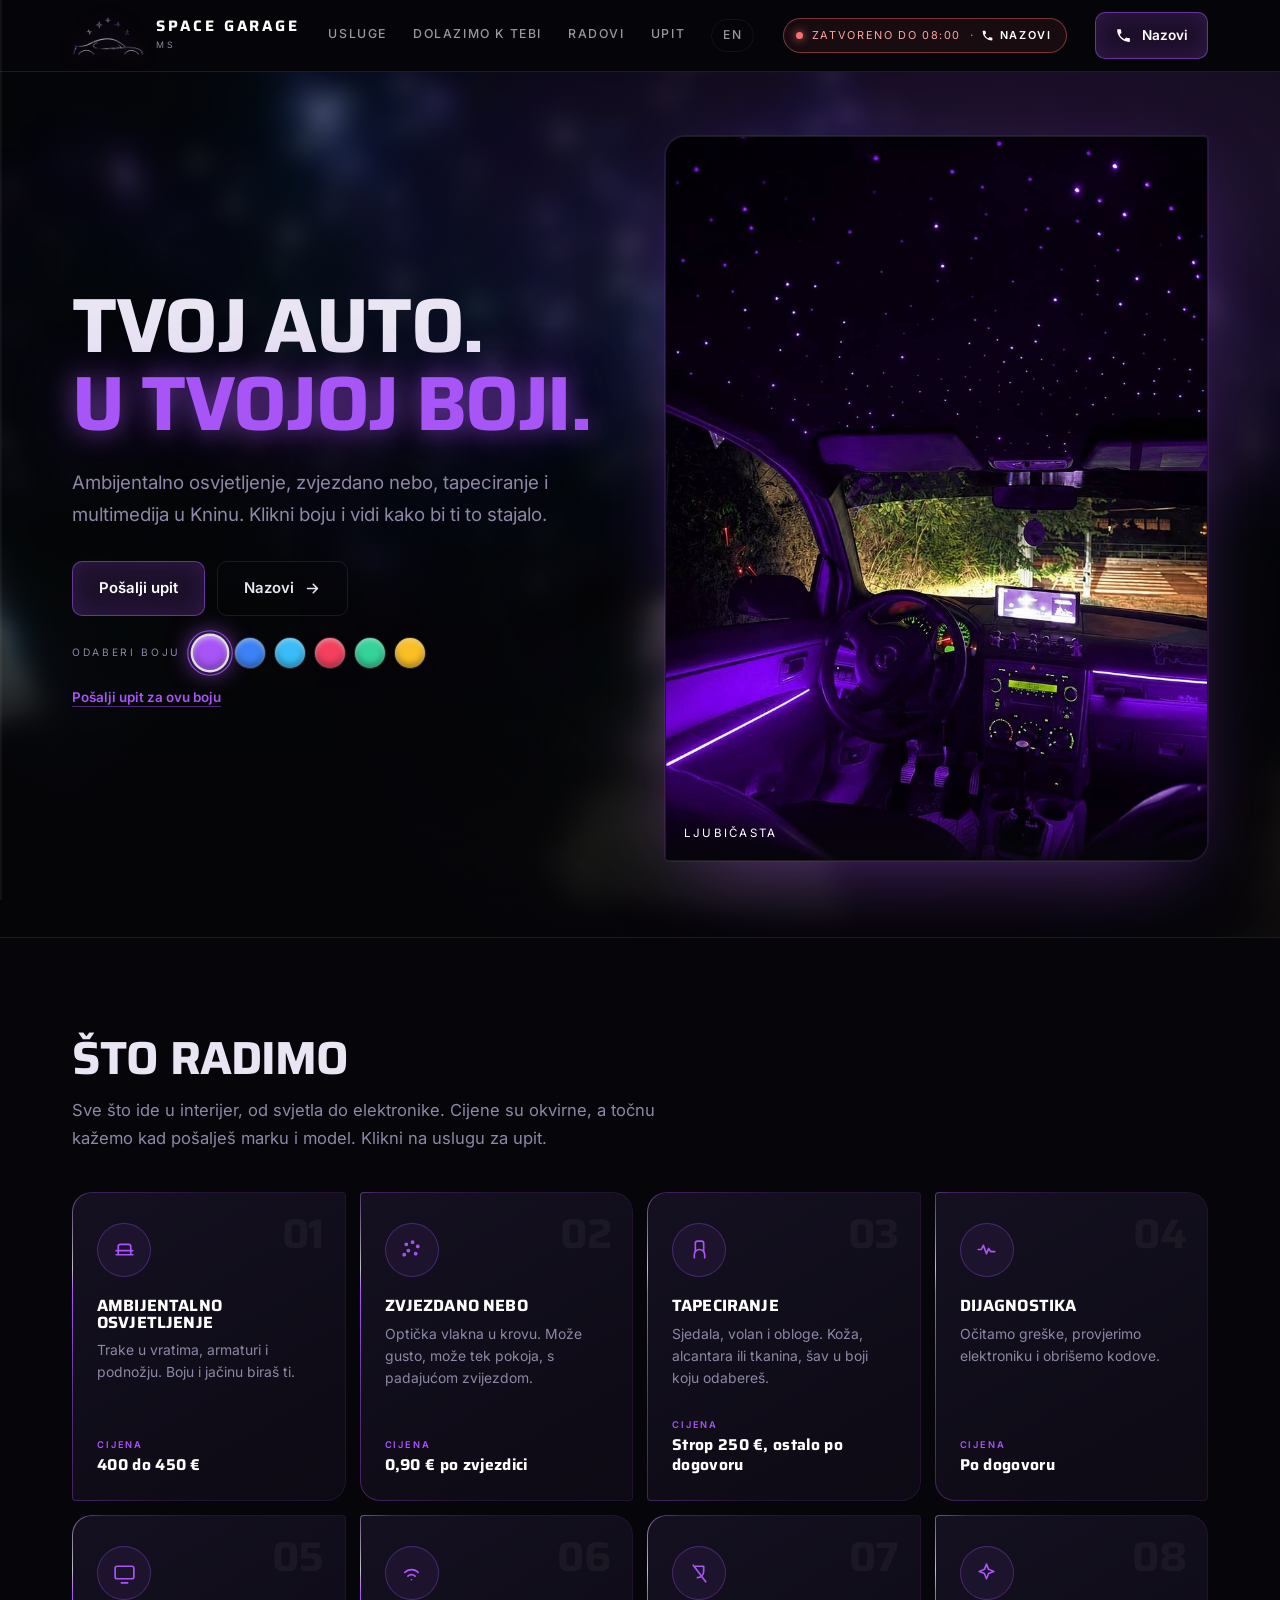
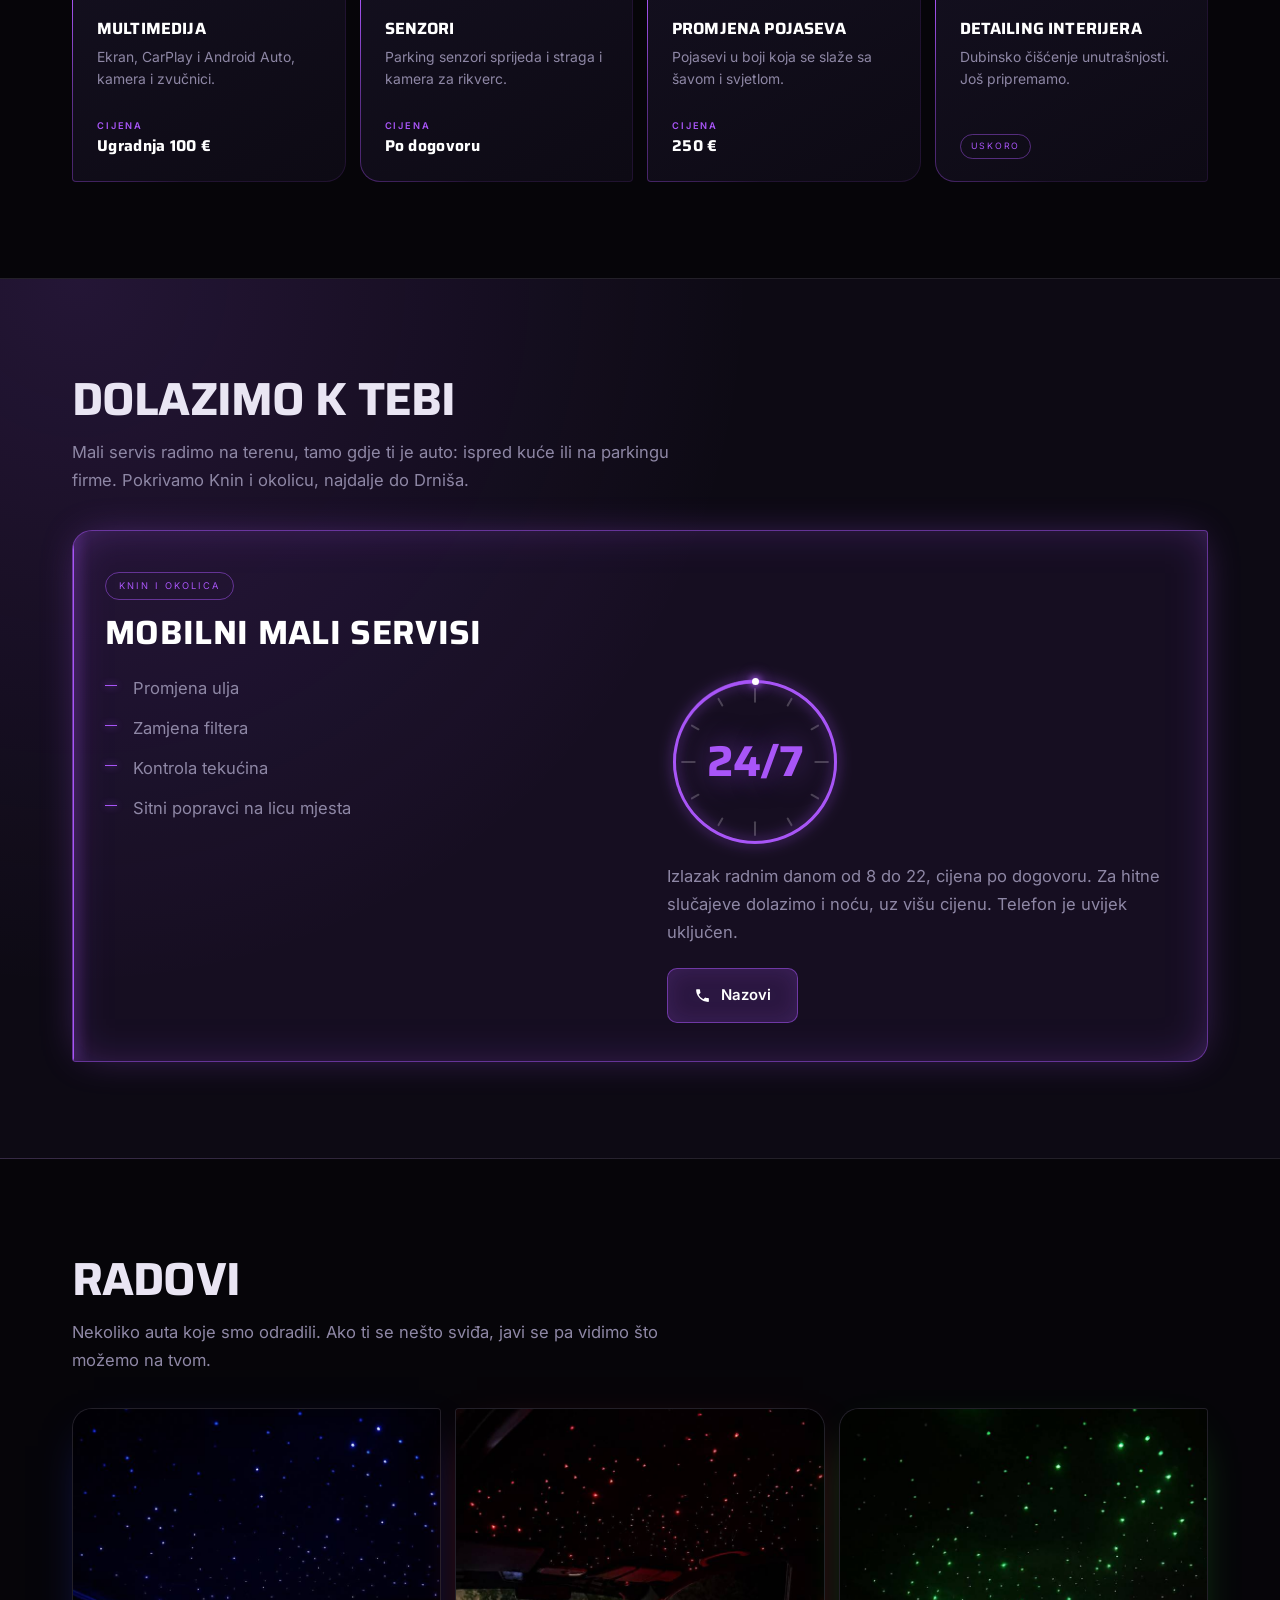
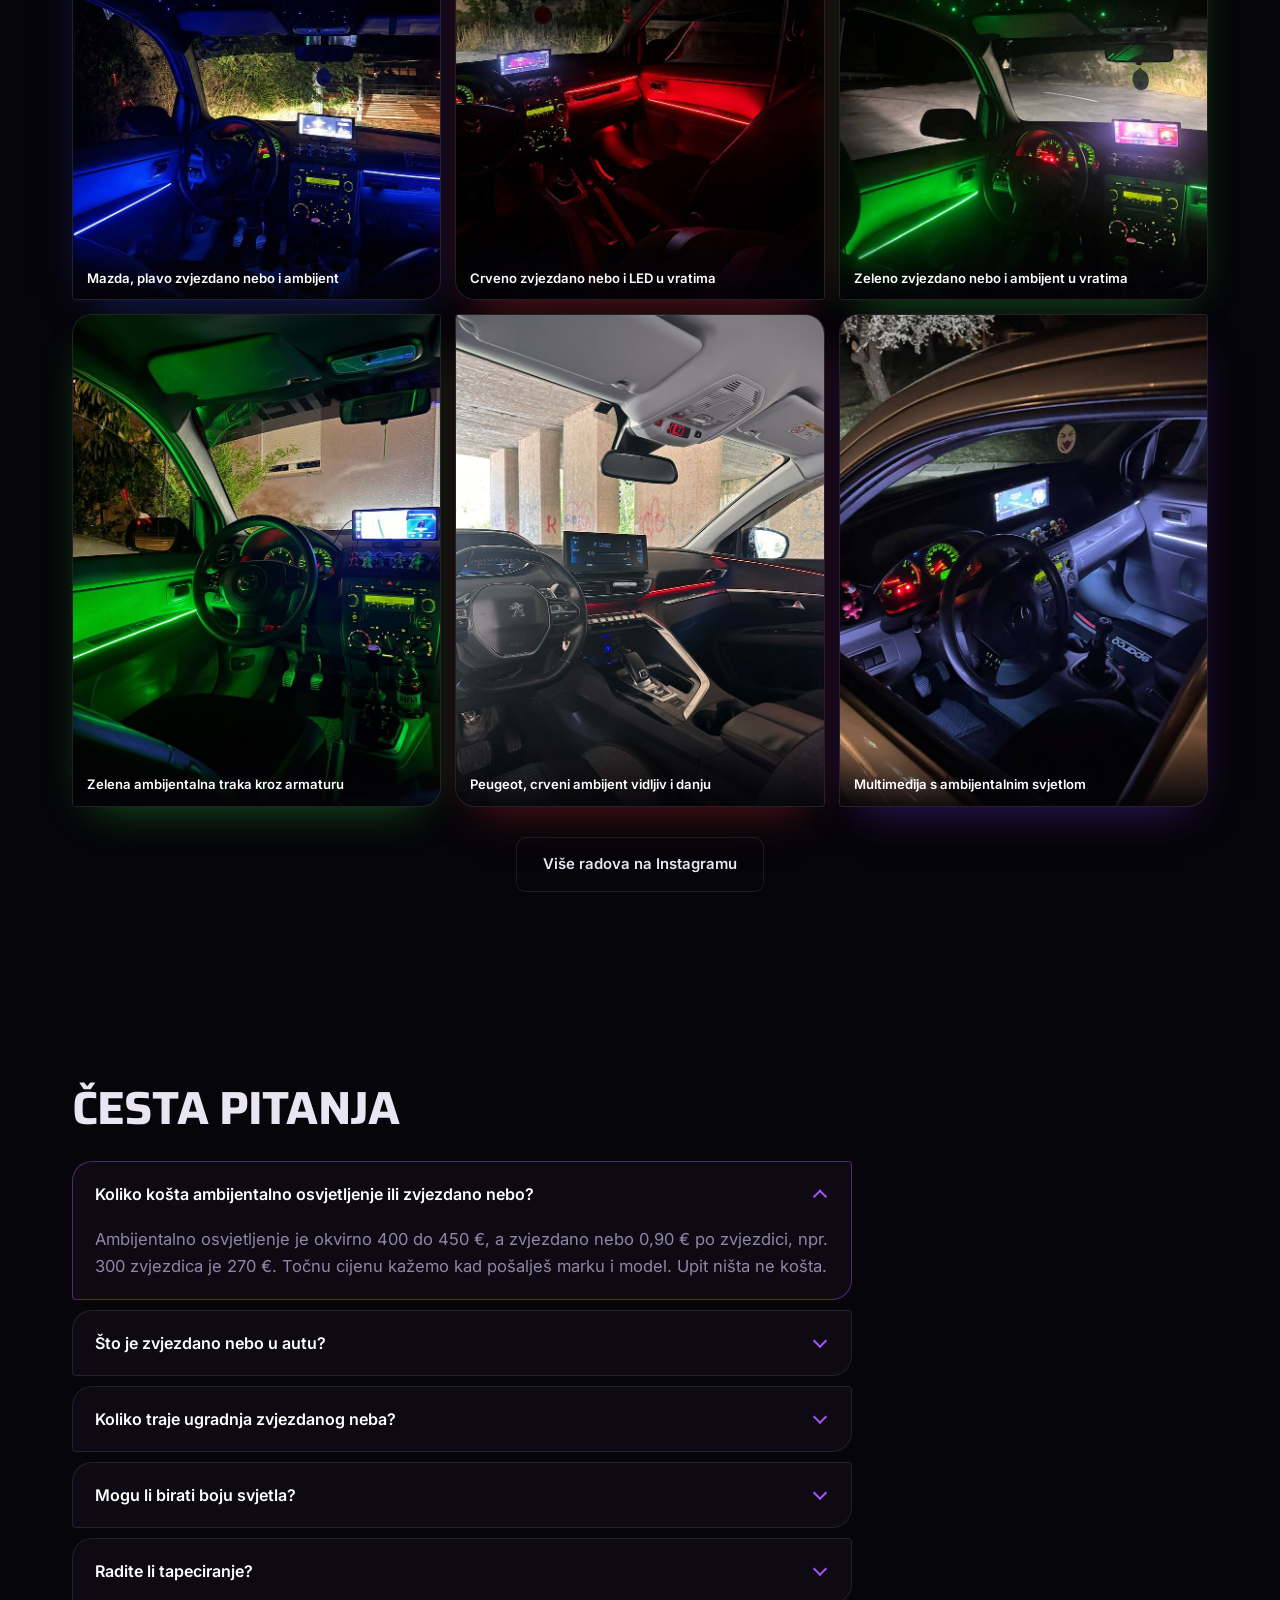
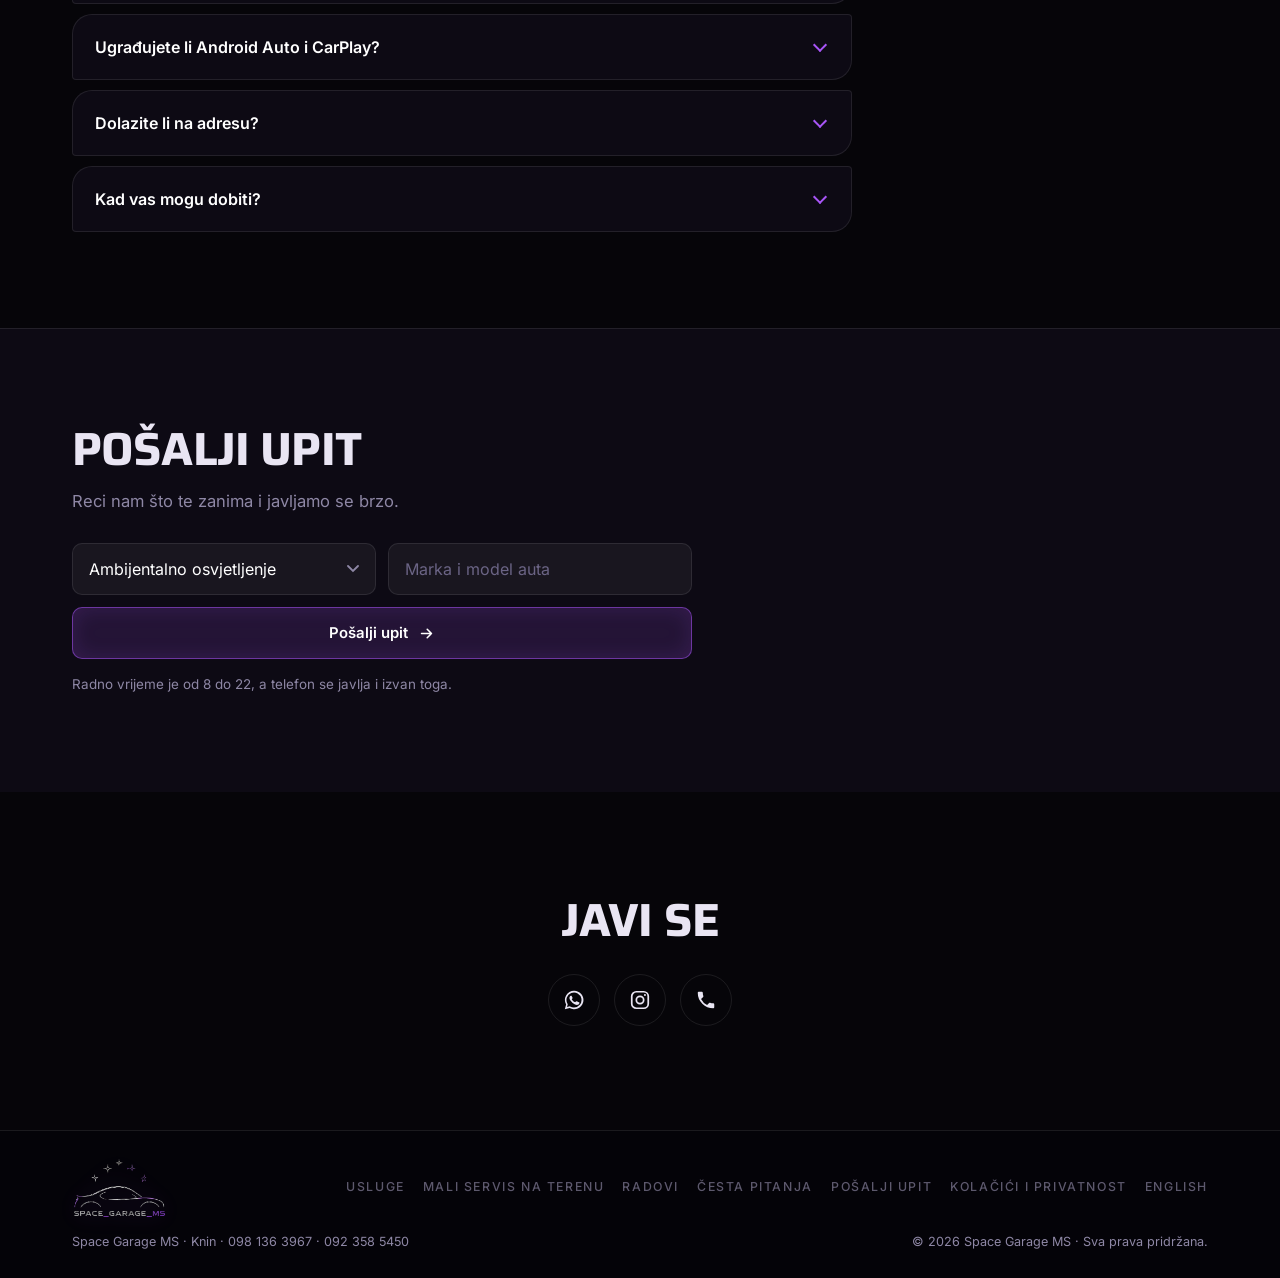
<file: index.html>
<!DOCTYPE html>
<html lang="hr">
<head>
<meta charset="UTF-8">
<meta name="viewport" content="width=device-width, initial-scale=1">
<title>Ambijentalno osvjetljenje i zvjezdano nebo za auto, Knin</title>
<meta name="description" content="Ambijentalno osvjetljenje, zvjezdano nebo, tapeciranje i ugradnja multimedije u Kninu. Mali servis radimo kod tebe. Nazovi 098 136 3967 ili 092 358 5450.">
<meta name="theme-color" content="#060509">
<meta name="robots" content="index, follow, max-image-preview:large">
<link rel="canonical" href="https://www.spacegarage.net/">
<link rel="icon" href="favicon.ico?v=2" sizes="any">
<link rel="icon" type="image/png" sizes="32x32" href="favicon-32.png?v=2">
<link rel="apple-touch-icon" href="apple-touch-icon.png?v=2">
<link rel="manifest" href="site.webmanifest">
<meta property="og:type" content="website">
<meta property="og:locale" content="hr_HR">
<meta property="og:site_name" content="Space Garage MS">
<meta property="og:url" content="https://www.spacegarage.net/">
<meta property="og:title" content="Space Garage MS | Ambijentalno osvjetljenje i zvjezdano nebo, Knin">
<meta property="og:description" content="Ambijentalno osvjetljenje, zvjezdano nebo i tapeciranje u Kninu i okolici. Klikni boju i vidi kako bi ti stajalo.">
<meta property="og:image" content="https://www.spacegarage.net/og.jpg">
<meta property="og:image:width" content="1200">
<meta property="og:image:height" content="630">
<meta property="og:image:alt" content="Zvjezdano nebo i ambijentalno osvjetljenje u autu">
<meta name="twitter:card" content="summary_large_image">
<link rel="alternate" hreflang="hr" href="https://www.spacegarage.net/">
<link rel="alternate" hreflang="en" href="https://www.spacegarage.net/en/">
<link rel="alternate" hreflang="x-default" href="https://www.spacegarage.net/">
<link rel="preload" as="font" type="font/woff2" href="fonts/saira-latin-700-normal.woff2" crossorigin>
<link rel="preload" as="font" type="font/woff2" href="fonts/saira-latin-ext-700-normal.woff2" crossorigin>
<link rel="preload" as="font" type="font/woff2" href="fonts/inter-latin-400-normal.woff2" crossorigin>
<link rel="stylesheet" href="fonts.css">
<link rel="stylesheet" href="styles.css">
</head>
<body>
<a class="skip" href="#main">Preskoči na sadržaj</a>
<div class="strip" aria-hidden="true"><i id="stripFill"></i></div>

<header>
  <div class="bar">
    <a class="brand" href="#" aria-label="Space Garage MS">
      <img src="logo-mark.png" alt="Space Garage MS" width="340" height="188">
      <span><b>SPACE GARAGE</b><small>MS</small></span>
    </a>
    <nav>
      <a href="#usluge">Usluge</a>
      <a href="#mobilni">Dolazimo k tebi</a>
      <a href="#galerija">Radovi</a>
      <a href="#upit">Upit</a>
      <a href="en/" hreflang="en" lang="en" class="lang">EN</a>
    </nav>
    <a class="live js-call" id="live" href="tel:+385981363967">
      <i class="led"></i><span class="txt" id="liveTxt">Radno vrijeme 8 do 22</span>
      <span class="mini"><span class="sep">&middot;</span>
        <svg viewBox="0 0 24 24" fill="currentColor" aria-hidden="true"><path d="M6.6 10.8a15.1 15.1 0 0 0 6.6 6.6l2.2-2.2c.3-.3.7-.4 1-.2 1.2.4 2.4.6 3.6.6.6 0 1 .4 1 1V20c0 .6-.4 1-1 1A17 17 0 0 1 3 4c0-.6.4-1 1-1h3.5c.6 0 1 .4 1 1 0 1.3.2 2.5.6 3.6.1.4 0 .8-.2 1l-2.3 2.2z"/></svg>
        Nazovi</span></a>
    <a class="hcall js-call" href="tel:+385981363967" aria-label="Nazovi Space Garage MS"><svg viewBox="0 0 24 24" fill="currentColor" aria-hidden="true"><path d="M6.6 10.8a15.1 15.1 0 0 0 6.6 6.6l2.2-2.2c.3-.3.7-.4 1-.2 1.2.4 2.4.6 3.6.6.6 0 1 .4 1 1V20c0 .6-.4 1-1 1A17 17 0 0 1 3 4c0-.6.4-1 1-1h3.5c.6 0 1 .4 1 1 0 1.3.2 2.5.6 3.6.1.4 0 .8-.2 1l-2.3 2.2z"/></svg></a>
    <a class="btn btn--glow js-call" href="tel:+385981363967">
      <svg viewBox="0 0 24 24" fill="currentColor" aria-hidden="true"><path d="M6.6 10.8a15.1 15.1 0 0 0 6.6 6.6l2.2-2.2c.3-.3.7-.4 1-.2 1.2.4 2.4.6 3.6.6.6 0 1 .4 1 1V20c0 .6-.4 1-1 1A17 17 0 0 1 3 4c0-.6.4-1 1-1h3.5c.6 0 1 .4 1 1 0 1.3.2 2.5.6 3.6.1.4 0 .8-.2 1l-2.3 2.2z"/></svg>
      Nazovi</a>
  </div>
</header>

<main id="main">

<section class="hero">
  <div class="film" id="film" aria-hidden="true">
    <video id="bgv" playsinline muted loop autoplay preload="auto" poster="nebo-amb-poster.jpg" width="640" height="648">
      <source src="nebo-amb.webm" type="video/webm">
      <source src="nebo-amb.mp4" type="video/mp4">
    </video>
  </div>
  <span class="veil" aria-hidden="true"></span>
  <div class="wrap">
    <div class="hgrid">
      <div>
        <p class="tagline"><span>Tvoj auto.</span><span class="lit">U tvojoj boji.</span></p>
        <div class="lede"><h1>Ambijentalno osvjetljenje, zvjezdano nebo, tapeciranje i multimedija u Kninu.</h1> Klikni boju i vidi kako bi ti to stajalo.</div>
        <div class="cta">
          <a class="btn btn--glow" href="#upit">Pošalji upit</a>
          <a class="btn btn--line js-call" href="tel:+385981363967">
            Nazovi
            <svg viewBox="0 0 24 24" fill="none" stroke="currentColor" stroke-width="2.2" stroke-linecap="round" stroke-linejoin="round" aria-hidden="true"><path d="M5 12h14M13 6l6 6-6 6"/></svg></a>
        </div>
        <div class="amb">
          <span class="lbl">Odaberi boju</span>
          <div class="dots" id="dots" role="group" aria-label="Boja ambijentalnog osvjetljenja"></div>
          <p class="amb-go"><a class="amb-cta" id="ambCta" href="#upit">Pošalji upit za ovu boju</a></p>
        </div>
      </div>
      <div>
        <div class="prev">
          <img id="pvA" src="ambijentalno-osvjetljenje-zvjezdano-nebo-u-autu.jpg" alt="Ambijentalno osvjetljenje i zvjezdano nebo u autu" width="820" height="1093" fetchpriority="high">
          <img id="pvB" class="off" alt="Ambijentalno osvjetljenje u autu u drugoj boji" aria-hidden="true">
          <span class="bar-b" id="pvLabel">Ljubičasta</span>
        </div>
      </div>
    </div>
  </div>
</section>

<section class="sec" id="usluge">
  <div class="wrap">
    <div class="head">
      <h2>Što radimo</h2>
      <p>Sve što ide u interijer, od svjetla do elektronike. Cijene su okvirne, a točnu kažemo kad pošalješ marku i model. Klikni na uslugu za upit.</p>
    </div>
    <div class="svcs" id="svcs">
      <article class="card" style="--i:0" data-usl="Ambijentalno osvjetljenje" tabindex="0" role="button" aria-label="Pošalji upit: Ambijentalno osvjetljenje"><span class="wash"></span><span class="no" aria-hidden="true">01</span><span class="ring"><svg viewBox="0 0 24 24" fill="none" stroke="currentColor" stroke-width="1.6" stroke-linecap="round" stroke-linejoin="round" aria-hidden="true"><path d="M4 17h16M6 17V9a2 2 0 0 1 2-2h8a2 2 0 0 1 2 2v8"/><path d="M4 13h16"/></svg></span><h3>Ambijentalno osvjetljenje</h3><p>Trake u vratima, armaturi i podnožju. Boju i jačinu biraš ti.</p><span class="price"><small>Cijena</small>400 do 450 €</span></article>
      <article class="card" style="--i:1" data-usl="Zvjezdano nebo" tabindex="0" role="button" aria-label="Pošalji upit: Zvjezdano nebo"><span class="wash"></span><span class="no" aria-hidden="true">02</span><span class="ring"><svg viewBox="0 0 24 24" fill="none" stroke="currentColor" stroke-width="1.6" stroke-linecap="round" stroke-linejoin="round" aria-hidden="true"><circle cx="7" cy="7" r="1"/><circle cx="13" cy="5" r="1"/><circle cx="18" cy="9" r="1"/><circle cx="9" cy="13" r="1"/><circle cx="16" cy="16" r="1"/><circle cx="5" cy="17" r="1"/></svg></span><h3>Zvjezdano nebo</h3><p>Optička vlakna u krovu. Može gusto, može tek pokoja, s padajućom zvijezdom.</p><span class="price"><small>Cijena</small>0,90 € po zvjezdici</span></article>
      <article class="card" style="--i:2" data-usl="Tapeciranje" tabindex="0" role="button" aria-label="Pošalji upit: Tapeciranje"><span class="wash"></span><span class="no" aria-hidden="true">03</span><span class="ring"><svg viewBox="0 0 24 24" fill="none" stroke="currentColor" stroke-width="1.6" stroke-linecap="round" stroke-linejoin="round" aria-hidden="true"><path d="M7 20v-3a5 5 0 0 1 10 0v3"/><path d="M8 14V6a2 2 0 0 1 2-2h4a2 2 0 0 1 2 2v8"/></svg></span><h3>Tapeciranje</h3><p>Sjedala, volan i obloge. Koža, alcantara ili tkanina, šav u boji koju odabereš.</p><span class="price"><small>Cijena</small>Strop 250 €, ostalo po dogovoru</span></article>
      <article class="card" style="--i:3" data-usl="Dijagnostika" tabindex="0" role="button" aria-label="Pošalji upit: Dijagnostika"><span class="wash"></span><span class="no" aria-hidden="true">04</span><span class="ring"><svg viewBox="0 0 24 24" fill="none" stroke="currentColor" stroke-width="1.6" stroke-linecap="round" stroke-linejoin="round" aria-hidden="true"><path d="M4 12h3l2-4 3 8 2-5 2 3h4"/></svg></span><h3>Dijagnostika</h3><p>Očitamo greške, provjerimo elektroniku i obrišemo kodove.</p><span class="price"><small>Cijena</small>Po dogovoru</span></article>
      <article class="card" style="--i:4" data-usl="Multimedija" tabindex="0" role="button" aria-label="Pošalji upit: Multimedija"><span class="wash"></span><span class="no" aria-hidden="true">05</span><span class="ring"><svg viewBox="0 0 24 24" fill="none" stroke="currentColor" stroke-width="1.6" stroke-linecap="round" stroke-linejoin="round" aria-hidden="true"><rect x="3" y="5" width="18" height="12" rx="2"/><path d="M9 21h6"/></svg></span><h3>Multimedija</h3><p>Ekran, CarPlay i Android Auto, kamera i zvučnici.</p><span class="price"><small>Cijena</small>Ugradnja 100 €</span></article>
      <article class="card" style="--i:5" data-usl="Senzori" tabindex="0" role="button" aria-label="Pošalji upit: Senzori"><span class="wash"></span><span class="no" aria-hidden="true">06</span><span class="ring"><svg viewBox="0 0 24 24" fill="none" stroke="currentColor" stroke-width="1.6" stroke-linecap="round" stroke-linejoin="round" aria-hidden="true"><path d="M12 18h.01"/><path d="M8.5 14.5a5 5 0 0 1 7 0"/><path d="M5.5 11a9 9 0 0 1 13 0"/></svg></span><h3>Senzori</h3><p>Parking senzori sprijeda i straga i kamera za rikverc.</p><span class="price"><small>Cijena</small>Po dogovoru</span></article>
      <article class="card" style="--i:6" data-usl="Promjena pojaseva" tabindex="0" role="button" aria-label="Pošalji upit: Promjena pojaseva"><span class="wash"></span><span class="no" aria-hidden="true">07</span><span class="ring"><svg viewBox="0 0 24 24" fill="none" stroke="currentColor" stroke-width="1.6" stroke-linecap="round" stroke-linejoin="round" aria-hidden="true"><path d="M6 4l12 16"/><path d="M8 5h8v5a6 6 0 0 1-6 6"/></svg></span><h3>Promjena pojaseva</h3><p>Pojasevi u boji koja se slaže sa šavom i svjetlom.</p><span class="price"><small>Cijena</small>250 €</span></article>
      <article class="card" style="--i:7"><span class="wash"></span><span class="no" aria-hidden="true">08</span><span class="ring"><svg viewBox="0 0 24 24" fill="none" stroke="currentColor" stroke-width="1.6" stroke-linecap="round" stroke-linejoin="round" aria-hidden="true"><path d="M12 3l2 5 5 2-5 2-2 5-2-5-5-2 5-2z"/></svg></span><h3>Detailing interijera</h3><p>Dubinsko čišćenje unutrašnjosti. Još pripremamo.</p><span class="tag">Uskoro</span></article>
    </div>
  </div>
</section>

<section class="sec mob" id="mobilni">
  <div class="wrap">
    <div class="head">
      <h2>Dolazimo k tebi</h2>
      <p>Mali servis radimo na terenu, tamo gdje ti je auto: ispred kuće ili na parkingu firme. Pokrivamo Knin i okolicu, najdalje do Drniša.</p>
    </div>

    <div class="hl">
      <span class="pill">Knin i okolica</span>
      <h3>Mobilni mali servisi</h3>
      <div class="split">
        <div>
          <ul class="chk">
            <li>Promjena ulja</li>
            <li>Zamjena filtera</li>
            <li>Kontrola tekućina</li>
            <li>Sitni popravci na licu mjesta</li>
          </ul>
        </div>
        <div>
          <div class="clock" id="clock">
            <svg viewBox="0 0 140 140" aria-hidden="true">
              <circle class="ck-track" cx="70" cy="70" r="64"/>
              <g class="ck-ticks"><line x1="70.0" y1="22.0" x2="70.0" y2="12.0"/><line x1="96.0" y1="25.0" x2="99.0" y2="19.8"/><line x1="115.0" y1="44.0" x2="120.2" y2="41.0"/><line x1="118.0" y1="70.0" x2="128.0" y2="70.0"/><line x1="115.0" y1="96.0" x2="120.2" y2="99.0"/><line x1="96.0" y1="115.0" x2="99.0" y2="120.2"/><line x1="70.0" y1="118.0" x2="70.0" y2="128.0"/><line x1="44.0" y1="115.0" x2="41.0" y2="120.2"/><line x1="25.0" y1="96.0" x2="19.8" y2="99.0"/><line x1="22.0" y1="70.0" x2="12.0" y2="70.0"/><line x1="25.0" y1="44.0" x2="19.8" y2="41.0"/><line x1="44.0" y1="25.0" x2="41.0" y2="19.8"/></g>
              <circle class="ck-arc" cx="70" cy="70" r="64" pathLength="100"/>
            </svg>
            <span class="ck-orbit" aria-hidden="true"><i></i></span>
            <span class="big">24/7</span>
          </div>
          <p class="muted" style="margin-top:12px">Izlazak radnim danom od 8 do 22, cijena po dogovoru. Za hitne slučajeve dolazimo i noću, uz višu cijenu. Telefon je uvijek uključen.</p>
          <div class="cta" style="margin-top:22px">
            <a class="btn btn--glow js-call" href="tel:+385981363967">
              <svg viewBox="0 0 24 24" fill="currentColor" aria-hidden="true"><path d="M6.6 10.8a15.1 15.1 0 0 0 6.6 6.6l2.2-2.2c.3-.3.7-.4 1-.2 1.2.4 2.4.6 3.6.6.6 0 1 .4 1 1V20c0 .6-.4 1-1 1A17 17 0 0 1 3 4c0-.6.4-1 1-1h3.5c.6 0 1 .4 1 1 0 1.3.2 2.5.6 3.6.1.4 0 .8-.2 1l-2.3 2.2z"/></svg>
              Nazovi</a>
          </div>
        </div>
      </div>
    </div>
  </div>
</section>

<section class="sec" id="galerija">
  <div class="wrap">
    <div class="head"><h2>Radovi</h2>
      <p>Nekoliko auta koje smo odradili. Ako ti se nešto sviđa, javi se pa vidimo što možemo na tvom.</p></div>

    <div class="gal" id="gal">
      <button type="button" class="tile" style="--i:0;--tg:rgba(47,64,238,.55)" aria-label="Povećaj: Plavo zvjezdano nebo i ambijentalno osvjetljenje u Mazdi, Knin"><img src="zvjezdano-nebo-ambijentalno-osvjetljenje-auto-knin.jpg" alt="Plavo zvjezdano nebo i ambijentalno osvjetljenje u Mazdi, Knin" loading="lazy" width="760" height="1013"><span class="cap" aria-hidden="true">Mazda, plavo zvjezdano nebo i ambijent</span></button>
      <button type="button" class="tile" style="--i:1;--tg:rgba(238,47,61,.55)" aria-label="Povećaj: Crveno zvjezdano nebo i crvene LED trake u vratima"><img src="crveno-zvjezdano-nebo-led-trake-vrata.jpg" alt="Crveno zvjezdano nebo i crvene LED trake u vratima" loading="lazy" width="760" height="1013"><span class="cap" aria-hidden="true">Crveno zvjezdano nebo i LED u vratima</span></button>
      <button type="button" class="tile" style="--i:2;--tg:rgba(52,238,47,.45)" aria-label="Povećaj: Zeleno zvjezdano nebo i ambijentalno osvjetljenje vrata"><img src="zeleno-zvjezdano-nebo-ambijentalno-osvjetljenje.jpg" alt="Zeleno zvjezdano nebo i ambijentalno osvjetljenje vrata" loading="lazy" width="760" height="1013"><span class="cap" aria-hidden="true">Zeleno zvjezdano nebo i ambijent u vratima</span></button>
      <button type="button" class="tile" style="--i:3;--tg:rgba(47,238,63,.45)" aria-label="Povećaj: Zelena ambijentalna traka kroz armaturu auta"><img src="zelena-ambijentalna-traka-armatura.jpg" alt="Zelena ambijentalna traka kroz armaturu auta" loading="lazy" width="760" height="1013"><span class="cap" aria-hidden="true">Zelena ambijentalna traka kroz armaturu</span></button>
      <button type="button" class="tile" style="--i:4;--tg:rgba(238,47,61,.5)" aria-label="Povećaj: Crveno ambijentalno osvjetljenje u Peugeotu, danju"><img src="crveno-ambijentalno-osvjetljenje-peugeot.jpg" alt="Crveno ambijentalno osvjetljenje u Peugeotu, vidljivo i danju" loading="lazy" width="760" height="1013"><span class="cap" aria-hidden="true">Peugeot, crveni ambijent vidljiv i danju</span></button>
      <button type="button" class="tile" style="--i:5;--tg:rgba(121,47,238,.55)" aria-label="Povećaj: Ugrađena multimedija s ekranom i ambijentalnim osvjetljenjem"><img src="ugradnja-multimedije-ekran-ambijentalno-svjetlo.jpg" alt="Ugrađena multimedija s ekranom i ambijentalnim osvjetljenjem" loading="lazy" width="760" height="1013"><span class="cap" aria-hidden="true">Multimedija s ambijentalnim svjetlom</span></button>
    </div>
    <p class="more"><a class="btn btn--line" href="https://instagram.com/space_garage_ms" target="_blank" rel="noopener">Više radova na Instagramu</a></p>
  </div>
</section>

<section class="sec" id="pitanja">
  <div class="wrap">
    <div class="head">
      <h2>Česta pitanja</h2>
    </div>
    <div class="faq">
      <details open><summary><h3>Koliko košta ambijentalno osvjetljenje ili zvjezdano nebo?</h3></summary><p>Ambijentalno osvjetljenje je okvirno 400 do 450 €, a zvjezdano nebo 0,90 € po zvjezdici, npr. 300 zvjezdica je 270 €. Točnu cijenu kažemo kad pošalješ marku i model. Upit ništa ne košta.</p></details>
      <details><summary><h3>Što je zvjezdano nebo u autu?</h3></summary><p>Optička vlakna u stropu auta koja svijetle kao zvijezde. Negdje se to zove i starlight. Može biti gusto ili tek pokoja zvjezdica, a može imati i padajuću zvijezdu.</p></details>
      <details><summary><h3>Koliko traje ugradnja zvjezdanog neba?</h3></summary><p>Ovisi o autu i broju zvjezdica. Okvirno trajanje kažemo zajedno s cijenom, kad pošalješ marku i model.</p></details>
      <details><summary><h3>Mogu li birati boju svjetla?</h3></summary><p>Možeš. Ambijentalno osvjetljenje i zvjezdano nebo radimo u boji koju odabereš. Na vrhu stranice probaj boje i vidi kako koja stoji u autu.</p></details>
      <details><summary><h3>Radite li tapeciranje?</h3></summary><p>Radimo. Tapeciranje stropa je 250 €. Sjedala, volan i obloge presvlačimo u kožu, alcantaru ili tkaninu po dogovoru, a šav može biti u boji koju odabereš.</p></details>
      <details><summary><h3>Ugrađujete li Android Auto i CarPlay?</h3></summary><p>Da. Ugrađujemo ekrane s Android Auto i CarPlay, kameru za rikverc i parking senzore sprijeda i straga.</p></details>
      <details><summary><h3>Dolazite li na adresu?</h3></summary><p>Dolazimo. Mali servis radimo tamo gdje ti je auto, ispred kuće ili na poslu: promjena ulja, zamjena filtera, kontrola tekućina i sitni popravci. Pokrivamo Knin i okolicu, najdalje do Drniša. Izlazak radnim danom od 8 do 22 je po dogovoru, a hitni izlazak noću je skuplji.</p></details>
      <details><summary><h3>Kad vas mogu dobiti?</h3></summary><p>Radno vrijeme je od 8 do 22, a na telefon se javljamo i izvan toga. Za hitne slučajeve dolazimo i noću, uz višu cijenu. Nazovi na 098 136 3967 ili 092 358 5450, ili pošalji upit preko stranice.</p></details>
    </div>
  </div>
</section>

<section class="sec book" id="upit">
  <div class="wrap">
    <div class="head">
      <h2>Pošalji upit</h2>
      <p>Reci nam što te zanima i javljamo se brzo.</p>
    </div>

    <div class="bform">
      <select id="qUsl" aria-label="Usluga">
        <option value="Ambijentalno osvjetljenje">Ambijentalno osvjetljenje</option>
        <option value="Zvjezdano nebo">Zvjezdano nebo</option>
        <option value="Ambijentalno i zvjezdano nebo">Ambijentalno i zvjezdano nebo</option>
        <option value="Tapeciranje">Tapeciranje</option>
        <option value="Dijagnostika">Dijagnostika</option>
        <option value="Multimedija">Multimedija</option>
        <option value="Senzori">Senzori</option>
        <option value="Promjena pojaseva">Promjena pojaseva</option>
        <option value="Mobilni mali servis">Mobilni mali servis</option>
        <option value="Nešto drugo">Nešto drugo</option>
      </select>
      <input type="text" id="qAuto" placeholder="Marka i model auta">
      <button class="btn btn--glow full" id="qSend" type="button">
        Pošalji upit
        <svg viewBox="0 0 24 24" fill="none" stroke="currentColor" stroke-width="2.2" stroke-linecap="round" stroke-linejoin="round" aria-hidden="true"><path d="M5 12h14M13 6l6 6-6 6"/></svg>
      </button>
    </div>
    <p class="note">Radno vrijeme je od 8 do 22, a telefon se javlja i izvan toga.</p>
  </div>
</section>

<section class="cta-big" id="kontakt">
  <div class="wrap">
    <h2>Javi se</h2>
    <div class="socials">
      <a class="soc js-wa" href="https://wa.me/385981363967?text=Pozdrav%2C%20zanima%20me%20styling%20za%20moj%20auto.%20" target="_blank" rel="noopener" aria-label="WhatsApp">
        <span class="sr">WhatsApp Space Garage MS</span>
        <svg viewBox="0 0 24 24" fill="currentColor" aria-hidden="true"><path d="M12 2a10 10 0 0 0-8.6 15L2 22l5.2-1.4A10 10 0 1 0 12 2zm0 18.2a8.2 8.2 0 0 1-4.2-1.2l-.3-.2-3.1.8.8-3-.2-.3A8.2 8.2 0 1 1 12 20.2zm4.5-6.1c-.2-.1-1.4-.7-1.7-.8s-.4-.1-.5.1-.6.8-.8.9-.3.2-.5 0a6.7 6.7 0 0 1-2-1.2 7.4 7.4 0 0 1-1.3-1.7c-.2-.3 0-.4.1-.5l.4-.5.2-.4v-.4l-.8-1.8c-.2-.5-.4-.4-.5-.4h-.5a1 1 0 0 0-.7.3 3 3 0 0 0-.9 2.2 5.2 5.2 0 0 0 1.1 2.7 11.9 11.9 0 0 0 4.6 4 5.3 5.3 0 0 0 3.2.7 2.7 2.7 0 0 0 1.8-1.3 2.2 2.2 0 0 0 .2-1.3c-.1-.1-.2-.2-.4-.3z"/></svg>
      </a>
      <a class="soc" href="https://instagram.com/space_garage_ms" target="_blank" rel="noopener" aria-label="Instagram">
        <span class="sr">Instagram Space Garage MS</span>
        <svg viewBox="0 0 24 24" fill="none" stroke="currentColor" stroke-width="1.9" aria-hidden="true"><rect x="3" y="3" width="18" height="18" rx="5"/><circle cx="12" cy="12" r="4"/><circle cx="17.4" cy="6.6" r="1.1" fill="currentColor" stroke="none"/></svg>
      </a>
      <a class="soc js-call" href="tel:+385981363967" aria-label="Nazovi">
        <svg viewBox="0 0 24 24" fill="currentColor" aria-hidden="true"><path d="M6.6 10.8a15.1 15.1 0 0 0 6.6 6.6l2.2-2.2c.3-.3.7-.4 1-.2 1.2.4 2.4.6 3.6.6.6 0 1 .4 1 1V20c0 .6-.4 1-1 1A17 17 0 0 1 3 4c0-.6.4-1 1-1h3.5c.6 0 1 .4 1 1 0 1.3.2 2.5.6 3.6.1.4 0 .8-.2 1l-2.3 2.2z"/></svg>
      </a>
    </div>
  </div>
</section>
</main>

<div class="lb" id="lb" role="dialog" aria-modal="true" aria-label="Fotografija">
  <button type="button" id="lbx" aria-label="Zatvori">&times;</button>
  <img id="lbi" alt="Povećana fotografija rada">
</div>

<footer><div class="foot">
  <img class="foot-logo" src="logo.png" alt="Space Garage MS" width="346" height="225">
  <nav class="fnav" aria-label="Podnožje">
    <a href="#usluge">Usluge</a>
    <a href="#mobilni">Mali servis na terenu</a>
    <a href="#galerija">Radovi</a>
    <a href="#pitanja">Česta pitanja</a>
    <a href="#upit">Pošalji upit</a>
    <a href="kolacici/">Kolačići i privatnost</a>
    <a href="en/" hreflang="en" lang="en">English</a>
  </nav>
  <span>Space Garage MS &middot; Knin &middot; <a href="tel:+385981363967">098 136 3967</a> &middot; <a href="tel:+385923585450">092 358 5450</a></span>
  <span>&copy; <span id="god">2026</span> Space Garage MS &middot; Sva prava pridržana.</span>
</div></footer>

<!-- birač broja (30.09.2026.) -->
<dialog class="cs" id="callSheet" aria-labelledby="csT">
  <div class="cs-in">
    <p class="cs-t" id="csT">Nazovi</p>
    <a class="cs-n" href="tel:+385981363967"><svg viewBox="0 0 24 24" fill="currentColor" aria-hidden="true"><path d="M6.6 10.8a15.1 15.1 0 0 0 6.6 6.6l2.2-2.2c.3-.3.7-.4 1-.2 1.2.4 2.4.6 3.6.6.6 0 1 .4 1 1V20c0 .6-.4 1-1 1A17 17 0 0 1 3 4c0-.6.4-1 1-1h3.5c.6 0 1 .4 1 1 0 1.3.2 2.5.6 3.6.1.4 0 .8-.2 1l-2.3 2.2z"/></svg>098 136 3967</a>
    <a class="cs-n" href="tel:+385923585450"><svg viewBox="0 0 24 24" fill="currentColor" aria-hidden="true"><path d="M6.6 10.8a15.1 15.1 0 0 0 6.6 6.6l2.2-2.2c.3-.3.7-.4 1-.2 1.2.4 2.4.6 3.6.6.6 0 1 .4 1 1V20c0 .6-.4 1-1 1A17 17 0 0 1 3 4c0-.6.4-1 1-1h3.5c.6 0 1 .4 1 1 0 1.3.2 2.5.6 3.6.1.4 0 .8-.2 1l-2.3 2.2z"/></svg>092 358 5450</a>
    <button type="button" class="cs-x">Odustani</button>
  </div>
</dialog>
<dialog class="cs" id="waSheet" aria-labelledby="wsT">
  <div class="cs-in">
    <p class="cs-t" id="wsT">WhatsApp</p>
    <a class="cs-n" href="https://wa.me/385981363967" target="_blank" rel="noopener"><svg viewBox="0 0 24 24" fill="currentColor" aria-hidden="true"><path d="M12 2a10 10 0 0 0-8.6 15L2 22l5.2-1.4A10 10 0 1 0 12 2zm0 18.2a8.2 8.2 0 0 1-4.2-1.2l-.3-.2-3.1.8.8-3-.2-.3A8.2 8.2 0 1 1 12 20.2zm4.5-6.1c-.2-.1-1.4-.7-1.7-.8s-.4-.1-.5.1-.6.8-.8.9-.3.2-.5 0a6.7 6.7 0 0 1-2-1.2 7.4 7.4 0 0 1-1.3-1.7c-.2-.3 0-.4.1-.5l.4-.5.2-.4v-.4l-.8-1.8c-.2-.5-.4-.4-.5-.4h-.5a1 1 0 0 0-.7.3 3 3 0 0 0-.9 2.2 5.2 5.2 0 0 0 1.1 2.7 11.9 11.9 0 0 0 4.6 4 5.3 5.3 0 0 0 3.2.7 2.7 2.7 0 0 0 1.8-1.3 2.2 2.2 0 0 0 .2-1.3c-.1-.1-.2-.2-.4-.3z"/></svg>098 136 3967</a>
    <a class="cs-n" href="https://wa.me/385923585450" target="_blank" rel="noopener"><svg viewBox="0 0 24 24" fill="currentColor" aria-hidden="true"><path d="M12 2a10 10 0 0 0-8.6 15L2 22l5.2-1.4A10 10 0 1 0 12 2zm0 18.2a8.2 8.2 0 0 1-4.2-1.2l-.3-.2-3.1.8.8-3-.2-.3A8.2 8.2 0 1 1 12 20.2zm4.5-6.1c-.2-.1-1.4-.7-1.7-.8s-.4-.1-.5.1-.6.8-.8.9-.3.2-.5 0a6.7 6.7 0 0 1-2-1.2 7.4 7.4 0 0 1-1.3-1.7c-.2-.3 0-.4.1-.5l.4-.5.2-.4v-.4l-.8-1.8c-.2-.5-.4-.4-.5-.4h-.5a1 1 0 0 0-.7.3 3 3 0 0 0-.9 2.2 5.2 5.2 0 0 0 1.1 2.7 11.9 11.9 0 0 0 4.6 4 5.3 5.3 0 0 0 3.2.7 2.7 2.7 0 0 0 1.8-1.3 2.2 2.2 0 0 0 .2-1.3c-.1-.1-.2-.2-.4-.3z"/></svg>092 358 5450</a>
    <button type="button" class="cs-x">Odustani</button>
  </div>
</dialog>
<a class="fab js-call" id="fab" href="tel:+385981363967" aria-label="Nazovi Space Garage MS">
  <svg viewBox="0 0 24 24" fill="currentColor" aria-hidden="true"><path d="M6.6 10.8a15.1 15.1 0 0 0 6.6 6.6l2.2-2.2c.3-.3.7-.4 1-.2 1.2.4 2.4.6 3.6.6.6 0 1 .4 1 1V20c0 .6-.4 1-1 1A17 17 0 0 1 3 4c0-.6.4-1 1-1h3.5c.6 0 1 .4 1 1 0 1.3.2 2.5.6 3.6.1.4 0 .8-.2 1l-2.3 2.2z"/></svg>
</a>



<script type="application/ld+json">
{
 "@context": "https://schema.org",
 "@type": "AutoRepair",
 "@id": "https://www.spacegarage.net/#posao",
 "name": "Space Garage MS",
 "url": "https://www.spacegarage.net/",
 "image": "https://www.spacegarage.net/og.jpg",
 "logo": "https://www.spacegarage.net/logo.png",
 "description": "Ambijentalno osvjetljenje, zvjezdano nebo, tapeciranje, ugradnja multimedije i mobilni mali servis u Kninu.",
 "telephone": [
  "+385981363967",
  "+385923585450"
 ],
 "address": {
  "@type": "PostalAddress",
  "addressLocality": "Knin",
  "postalCode": "22300",
  "addressRegion": "Šibensko-kninska županija",
  "addressCountry": "HR"
 },
 "geo": {
  "@type": "GeoCoordinates",
  "latitude": 44.0406,
  "longitude": 16.1966
 },
 "areaServed": [
  {
   "@type": "City",
   "name": "Knin"
  },
  {
   "@type": "City",
   "name": "Drniš"
  },
  {
   "@type": "AdministrativeArea",
   "name": "Šibensko-kninska županija"
  }
 ],
 "openingHoursSpecification": [
  {
   "@type": "OpeningHoursSpecification",
   "dayOfWeek": [
    "Monday",
    "Tuesday",
    "Wednesday",
    "Thursday",
    "Friday",
    "Saturday",
    "Sunday"
   ],
   "opens": "08:00",
   "closes": "22:00"
  }
 ],
 "sameAs": [
  "https://instagram.com/space_garage_ms"
 ],
 "hasOfferCatalog": {
  "@type": "OfferCatalog",
  "name": "Usluge",
  "itemListElement": [
   {
    "@type": "Offer",
    "itemOffered": {
     "@type": "Service",
     "name": "Ambijentalno osvjetljenje"
    }
   },
   {
    "@type": "Offer",
    "itemOffered": {
     "@type": "Service",
     "name": "Zvjezdano nebo"
    }
   },
   {
    "@type": "Offer",
    "itemOffered": {
     "@type": "Service",
     "name": "Tapeciranje"
    }
   },
   {
    "@type": "Offer",
    "itemOffered": {
     "@type": "Service",
     "name": "Dijagnostika"
    }
   },
   {
    "@type": "Offer",
    "itemOffered": {
     "@type": "Service",
     "name": "Multimedija"
    }
   },
   {
    "@type": "Offer",
    "itemOffered": {
     "@type": "Service",
     "name": "Senzori"
    }
   },
   {
    "@type": "Offer",
    "itemOffered": {
     "@type": "Service",
     "name": "Promjena pojaseva"
    }
   }
  ]
 }
}
</script>
<script type="application/ld+json">
{
 "@context": "https://schema.org",
 "@type": "WebSite",
 "name": "Space Garage MS",
 "url": "https://www.spacegarage.net/",
 "inLanguage": "hr"
}
</script>
<script type="application/ld+json">
{
 "@context": "https://schema.org",
 "@type": "FAQPage",
 "mainEntity": [
  {
   "@type": "Question",
   "name": "Koliko košta ambijentalno osvjetljenje ili zvjezdano nebo?",
   "acceptedAnswer": {
    "@type": "Answer",
    "text": "Ambijentalno osvjetljenje je okvirno 400 do 450 €, a zvjezdano nebo 0,90 € po zvjezdici, npr. 300 zvjezdica je 270 €. Točnu cijenu kažemo kad pošalješ marku i model. Upit ništa ne košta."
   }
  },
  {
   "@type": "Question",
   "name": "Što je zvjezdano nebo u autu?",
   "acceptedAnswer": {
    "@type": "Answer",
    "text": "Optička vlakna u stropu auta koja svijetle kao zvijezde. Negdje se to zove i starlight. Može biti gusto ili tek pokoja zvjezdica, a može imati i padajuću zvijezdu."
   }
  },
  {
   "@type": "Question",
   "name": "Koliko traje ugradnja zvjezdanog neba?",
   "acceptedAnswer": {
    "@type": "Answer",
    "text": "Ovisi o autu i broju zvjezdica. Okvirno trajanje kažemo zajedno s cijenom, kad pošalješ marku i model."
   }
  },
  {
   "@type": "Question",
   "name": "Mogu li birati boju svjetla?",
   "acceptedAnswer": {
    "@type": "Answer",
    "text": "Možeš. Ambijentalno osvjetljenje i zvjezdano nebo radimo u boji koju odabereš. Na vrhu stranice probaj boje i vidi kako koja stoji u autu."
   }
  },
  {
   "@type": "Question",
   "name": "Radite li tapeciranje?",
   "acceptedAnswer": {
    "@type": "Answer",
    "text": "Radimo. Tapeciranje stropa je 250 €. Sjedala, volan i obloge presvlačimo u kožu, alcantaru ili tkaninu po dogovoru, a šav može biti u boji koju odabereš."
   }
  },
  {
   "@type": "Question",
   "name": "Ugrađujete li Android Auto i CarPlay?",
   "acceptedAnswer": {
    "@type": "Answer",
    "text": "Da. Ugrađujemo ekrane s Android Auto i CarPlay, kameru za rikverc i parking senzore sprijeda i straga."
   }
  },
  {
   "@type": "Question",
   "name": "Dolazite li na adresu?",
   "acceptedAnswer": {
    "@type": "Answer",
    "text": "Dolazimo. Mali servis radimo tamo gdje ti je auto, ispred kuće ili na poslu: promjena ulja, zamjena filtera, kontrola tekućina i sitni popravci. Pokrivamo Knin i okolicu, najdalje do Drniša. Izlazak radnim danom od 8 do 22 je po dogovoru, a hitni izlazak noću je skuplji."
   }
  },
  {
   "@type": "Question",
   "name": "Kad vas mogu dobiti?",
   "acceptedAnswer": {
    "@type": "Answer",
    "text": "Radno vrijeme je od 8 do 22, a na telefon se javljamo i izvan toga. Za hitne slučajeve dolazimo i noću, uz višu cijenu. Nazovi na 098 136 3967 ili 092 358 5450, ili pošalji upit preko stranice."
   }
  }
 ]
}
</script>

<script>
/* Broj na koji idu svi WhatsApp upiti. */
var TEL = "385981363967";
/* Drugi broj s WhatsAppom (30.09.2026.) */
var TEL2 = "385923585450";
var RADNO = {od:8, do:22};                  /* radno vrijeme */


/* boja -> slika. Dodaj boju = dodaj redak + hero-*.jpg */
var BOJE=[
  {n:"Ljubičasta",h:"#A855F7",r:"168,85,247",img:"ambijentalno-osvjetljenje-zvjezdano-nebo-u-autu.jpg"},
  {n:"Plava",     h:"#3B82F6",r:"59,130,246", img:"hero-blue.jpg"},
  {n:"Ledena",    h:"#38BDF8",r:"56,189,248", img:"hero-ice.jpg"},
  {n:"Crvena",    h:"#F43F5E",r:"244,63,94",  img:"hero-red.jpg"},
  {n:"Zelena",    h:"#34D399",r:"52,211,153", img:"hero-green.jpg"},
  {n:"Zlatna",    h:"#FBBF24",r:"251,191,36", img:"hero-gold.jpg"}
];


(function(){
/* Namjerno isključeno: Android ušteda baterije uključi "smanjene animacije"
   i onda ih ubije ili pretvori u treperenje, pa se animacije uvijek vrte. */
var reduce = false;
var root = document.documentElement;
var $ = function(id){ return document.getElementById(id); };

/* ---------------- radno vrijeme uživo ---------------- */
function zgHour(){
  try{
    var p = new Intl.DateTimeFormat('hr-HR',{timeZone:'Europe/Zagreb',hour:'2-digit',minute:'2-digit',hour12:false})
      .formatToParts(new Date());
    var h=0,m=0;
    p.forEach(function(x){ if(x.type==='hour') h=+x.value; if(x.type==='minute') m=+x.value; });
    return h + m/60;
  }catch(e){ var d=new Date(); return d.getHours()+d.getMinutes()/60; }
}
function tickHours(){
  var h=zgHour(), open = h>=RADNO.od && h<RADNO.do, el=$('live');
  if(!el) return;
  el.classList.toggle('shut', !open);
  var lt=$('liveTxt'); if(lt) lt.textContent = open ? 'Otvoreno do 22:00' : 'Zatvoreno do 08:00';
  if(open){ el.removeAttribute('href'); el.setAttribute('aria-label','Otvoreno'); }
  else { el.setAttribute('href','tel:+385981363967'); el.setAttribute('aria-label','Zatvoreno, nazovi'); }
}
tickHours(); setInterval(tickHours, 60000);

/* ---------------- usluge ---------------- */
var box=$('svcs');
if(box && 'IntersectionObserver' in window){
  new IntersectionObserver(function(es,o){ es.forEach(function(e){
    if(e.isIntersecting){ box.classList.add('in'); o.disconnect(); }
  }); },{threshold:.12}).observe(box);
} else if(box){ box.classList.add('in'); }

/* ---------------- sat 24/7 ---------------- */
(function(){
  var c=$('clock');
  if(!c) return;
  if(reduce || !('IntersectionObserver' in window)){ c.classList.add('in'); return; }
  new IntersectionObserver(function(es,o){ es.forEach(function(e){
    if(e.isIntersecting){ c.classList.add('in'); o.disconnect(); }
  }); },{threshold:.4}).observe(c);
})();

/* ---------------- galerija ---------------- */
(function(){
  var gal=$('gal'), lb=$('lb'), lbi=$('lbi'), lbx=$('lbx');
  if(!gal||!lb||!lbi||!lbx) return;
  [].forEach.call(gal.querySelectorAll('.tile'), function(b){
    b.addEventListener('click',function(){
      var im=b.querySelector('img');
      lbi.src=im.getAttribute('src'); lbi.alt=im.alt; lb.classList.add('on'); lbx.focus();
    });
  });
  function close(){ lb.classList.remove('on'); lbi.removeAttribute('src'); }
  lbx.addEventListener('click',close);
  lb.addEventListener('click',function(e){ if(e.target===lb) close(); });
  document.addEventListener('keydown',function(e){ if(e.key==='Escape') close(); });
  if('IntersectionObserver' in window){
    new IntersectionObserver(function(es,o){ es.forEach(function(e){
      if(e.isIntersecting){ gal.classList.add('in'); o.disconnect(); }
    }); },{threshold:.1}).observe(gal);
  } else { gal.classList.add('in'); }
})();

/* ---------------- boja ambijenta + preview slike ---------------- */
var dots=$('dots'), A=$('pvA'), B=$('pvB'), showA=true, swapping=false, activeC=0;
function setPreview(src){
  if(swapping||!A||!B) return;
  var next = showA ? B : A, cur = showA ? A : B;
  if(next.getAttribute('src')===src){ return; }
  swapping=true;
  function reveal(){
    next.classList.remove('off'); cur.classList.add('off');
    showA=!showA; swapping=false;
  }
  next.onload=null; next.onerror=function(){ swapping=false; };
  next.onload=reveal;
  next.src=src;
  if(next.complete && next.naturalWidth){ next.onload=null; reveal(); }
}
if(dots) BOJE.forEach(function(c,i){
  var b=document.createElement('button');
  b.className='dot'; b.type='button'; b.style.setProperty('--c',c.h);
  b.setAttribute('aria-label',c.n);
  b.setAttribute('aria-pressed', i===0?'true':'false');
  b.addEventListener('click',function(){
    root.style.setProperty('--glow',c.h);
    root.style.setProperty('--glow-rgb',c.r);
    [].forEach.call(dots.children,function(x){ x.setAttribute('aria-pressed','false'); });
    b.setAttribute('aria-pressed','true');
    activeC=i;
    var pl=$('pvLabel'); if(pl) pl.textContent=c.n;
    setPreview(c.img);
    if(!reduce) flash();
  });
  dots.appendChild(b);
});
/* ostale boje se dovuku tek kad se stranica smiri */
window.addEventListener('load',function(){
  setTimeout(function(){ BOJE.slice(1).forEach(function(c){
    if(c.img.slice(0,5)!=='data:'){ var i=new Image(); i.src=c.img; }
  }); },1200);
});
function flash(){
  var el=document.getElementById('svcs');
  if(!el) return;
  el.style.transition='filter .12s'; el.style.filter='brightness(1.6)';
  setTimeout(function(){ el.style.filter='';
    setTimeout(function(){ el.style.transition=''; },240); },120);
}

/* ---------------- reflektor po zvjezdanom nebu ---------------- */
var film=$('film'), bgv=$('bgv'), hero=document.querySelector('.hero');
var tx=50, ty=34, cx=50, cy=34, raf=0, idle=true;

function paint(){
  raf=0;
  cx += (tx-cx)*0.12;
  cy += (ty-cy)*0.12;
  film.style.setProperty('--mx', cx.toFixed(2)+'%');
  film.style.setProperty('--my', cy.toFixed(2)+'%');
  if(Math.abs(tx-cx)>0.05 || Math.abs(ty-cy)>0.05) raf=requestAnimationFrame(paint);
}
function nudge(){ if(!raf) raf=requestAnimationFrame(paint); }

if(!reduce && hero && film){
  hero.addEventListener('pointermove',function(e){
    var r=hero.getBoundingClientRect();
    tx=((e.clientX-r.left)/r.width)*100;
    ty=((e.clientY-r.top)/r.height)*100;
    idle=false; nudge();
  });
  hero.addEventListener('pointerleave',function(){ idle=true; });

  /* bez miša svjetlo lagano luta samo od sebe */
  var t0=performance.now();
  (function drift(t){
    if(idle){
      var k=(t-t0)/1000;
      tx=50+26*Math.sin(k*0.28);
      ty=36+16*Math.sin(k*0.19+1.3);
      nudge();
    }
    requestAnimationFrame(drift);
  })(t0);
}

/* pauziraj video kad hero nije u kadru */
if(hero && bgv) new IntersectionObserver(function(es){
  es.forEach(function(e){
    if(e.isIntersecting){ var p=bgv.play(); if(p&&p.catch) p.catch(function(){}); }
    else bgv.pause();
  });
},{threshold:0}).observe(hero);

/* ---------------- paljenje kartica ---------------- */


/* ---------------- WhatsApp: izbor broja (30.09.2026.) ---------------- */
function openWa(m){
  var ws=$('waSheet'), q='?text='+encodeURIComponent(m||'');
  if(!ws || typeof ws.showModal!=='function'){ window.open('https://wa.me/'+TEL+q,'_blank'); return; }
  var l=ws.querySelectorAll('.cs-n');
  if(l[0]) l[0].setAttribute('href','https://wa.me/'+TEL+q);
  if(l[1]) l[1].setAttribute('href','https://wa.me/'+TEL2+q);
  if(!ws.open) ws.showModal();
}

/* ---------------- WhatsApp upit ---------------- */
var qs=$('qSend');
if(qs) qs.addEventListener('click',function(){
  var us=$('qUsl'), au=$('qAuto'), usl=us?us.value:'', auto=au?au.value.trim():'';
  var m='Pozdrav, zanima me: '+usl+'.';
  if(auto) m+='\nAuto: '+auto;
  m+='\nBoja koja mi se svidjela: '+BOJE[activeC].n+'\n';
  // window.open('https://wa.me/'+TEL+'?text='+encodeURIComponent(m),'_blank'); // 30.09.2026.: sad se bira broj
  openWa(m);
});

/* ---------------- scroll traka + fab ---------------- */
var fill=$('stripFill'), fab=$('fab');
function onScroll(){
  var h=document.documentElement.scrollHeight-innerHeight;
  if(fill) fill.style.height=(h>0?(scrollY/h)*100:0).toFixed(2)+'%';
  if(fab) fab.classList.toggle('on', scrollY>500);
  document.documentElement.classList.toggle('fabon', scrollY>500);
}
addEventListener('scroll',onScroll,{passive:true}); onScroll();
var gd=$('god'); if(gd) gd.textContent=new Date().getFullYear();

/* ---------------- birač broja za poziv ---------------- */
(function(){
  var cs=$('callSheet');
  if(!cs || typeof cs.showModal!=='function') return;
  [].forEach.call(document.querySelectorAll('.js-call'),function(a){
    a.addEventListener('click',function(e){
      if(!a.getAttribute('href')) return;
      e.preventDefault();
      if(!cs.open) cs.showModal();
    });
  });
  cs.addEventListener('click',function(e){ if(e.target===cs) cs.close(); });
  var x=cs.querySelector('.cs-x'); if(x) x.addEventListener('click',function(){ cs.close(); });
  [].forEach.call(cs.querySelectorAll('.cs-n'),function(a){
    a.addEventListener('click',function(){ setTimeout(function(){ cs.close(); },400); });
  });
})();

/* ---------------- WhatsApp gumbi -> izbor broja ---------------- */
(function(){
  var ws=$('waSheet');
  if(!ws || typeof ws.showModal!=='function') return;
  [].forEach.call(document.querySelectorAll('.js-wa'),function(a){
    a.addEventListener('click',function(e){
      e.preventDefault();
      var t=''; try{ t=new URL(a.href).searchParams.get('text')||''; }catch(err){}
      openWa(t);
    });
  });
  ws.addEventListener('click',function(e){ if(e.target===ws) ws.close(); });
  var x=ws.querySelector('.cs-x'); if(x) x.addEventListener('click',function(){ ws.close(); });
  [].forEach.call(ws.querySelectorAll('.cs-n'),function(a){
    a.addEventListener('click',function(){ setTimeout(function(){ ws.close(); },400); });
  });
})();

/* ---------------- kartica usluge i boja -> upit ---------------- */
(function(){
  var sel=$('qUsl'), up=$('upit'), inp=$('qAuto');
  if(!sel||!up) return;
  function go(usl){
    if(usl){ [].forEach.call(sel.options,function(o){ if(o.value===usl) sel.value=usl; }); }
    up.scrollIntoView({behavior:'smooth',block:'start'});
    if(inp && !(window.matchMedia && matchMedia('(hover:none)').matches)){
      setTimeout(function(){ try{ inp.focus({preventScroll:true}); }catch(e){} },700);
    }
  }
  [].forEach.call(document.querySelectorAll('.card[data-usl]'),function(c){
    c.addEventListener('click',function(){ go(c.getAttribute('data-usl')); });
    c.addEventListener('keydown',function(e){
      if(e.key==='Enter'||e.key===' '){ e.preventDefault(); go(c.getAttribute('data-usl')); }
    });
  });
  var ac=$('ambCta');
  if(ac) ac.addEventListener('click',function(e){ e.preventDefault(); go(null); });
})();
})();
</script>
</body>
</html>
</file>
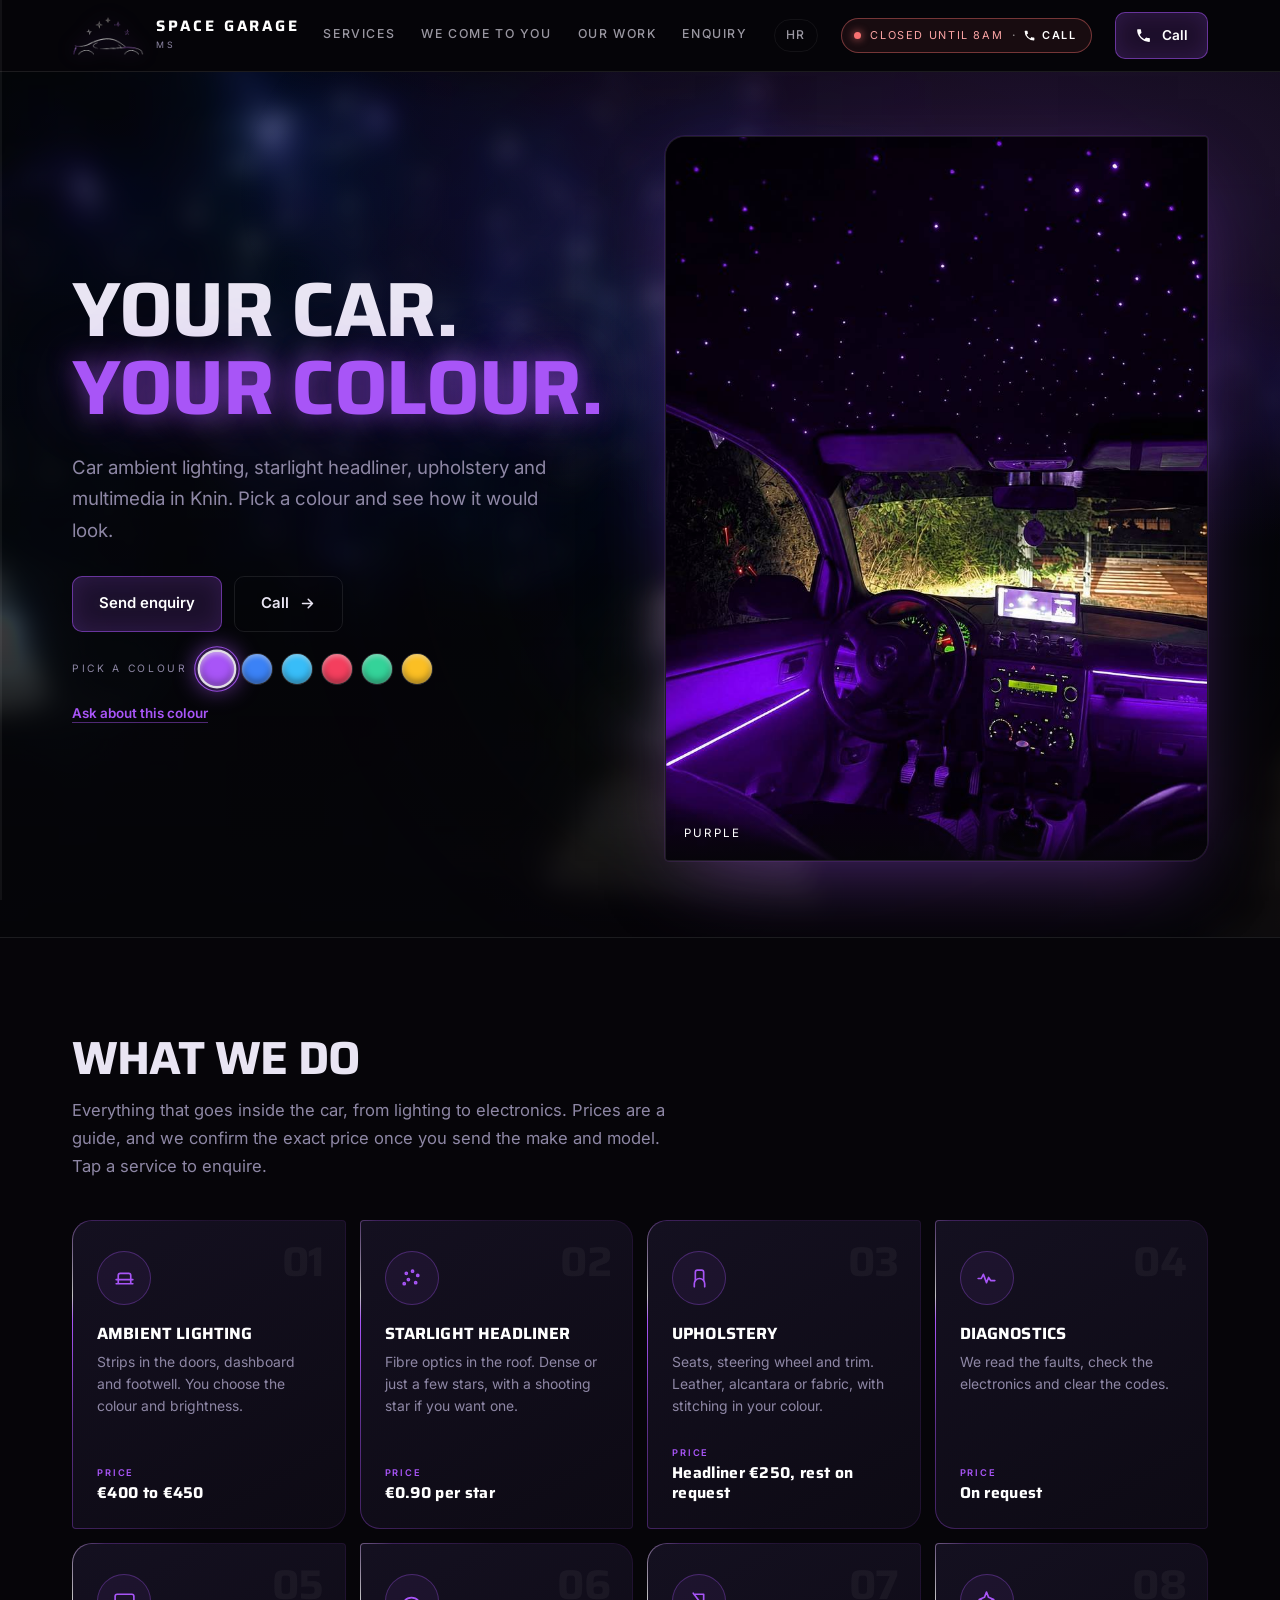
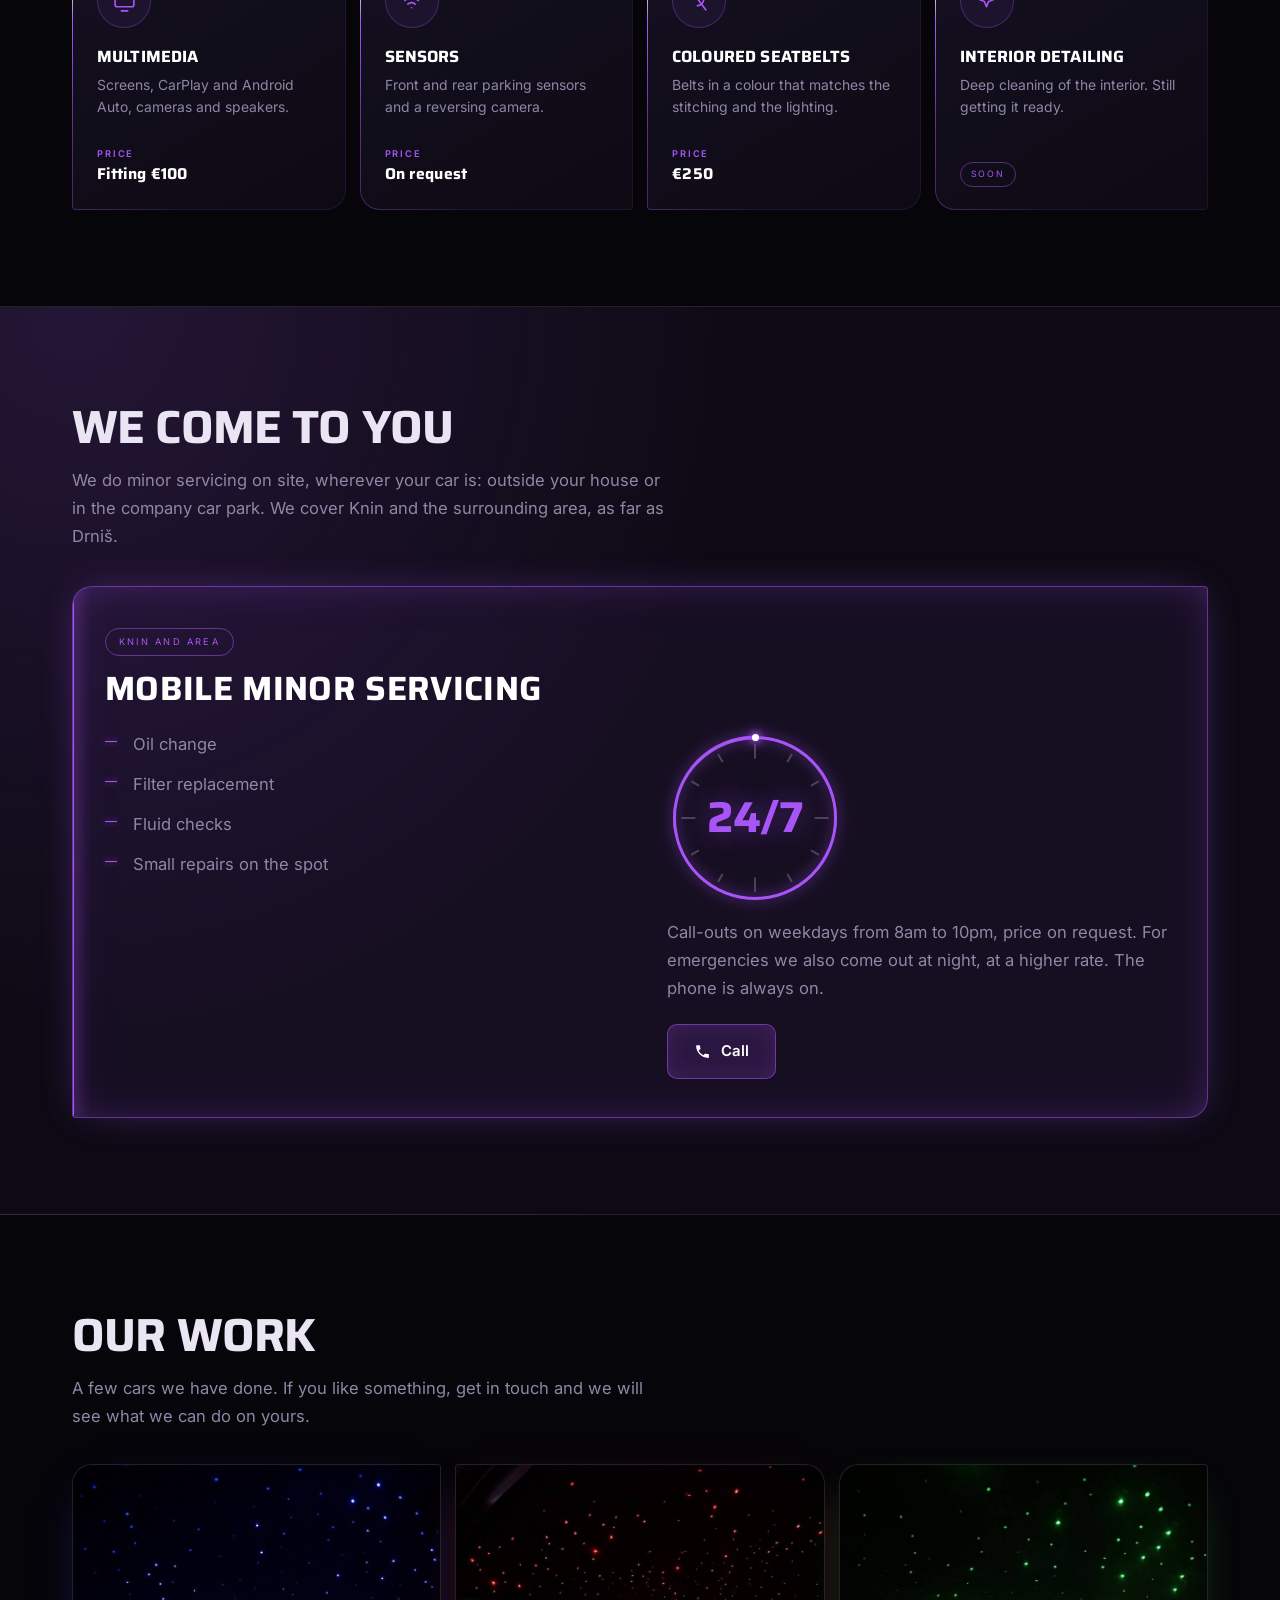
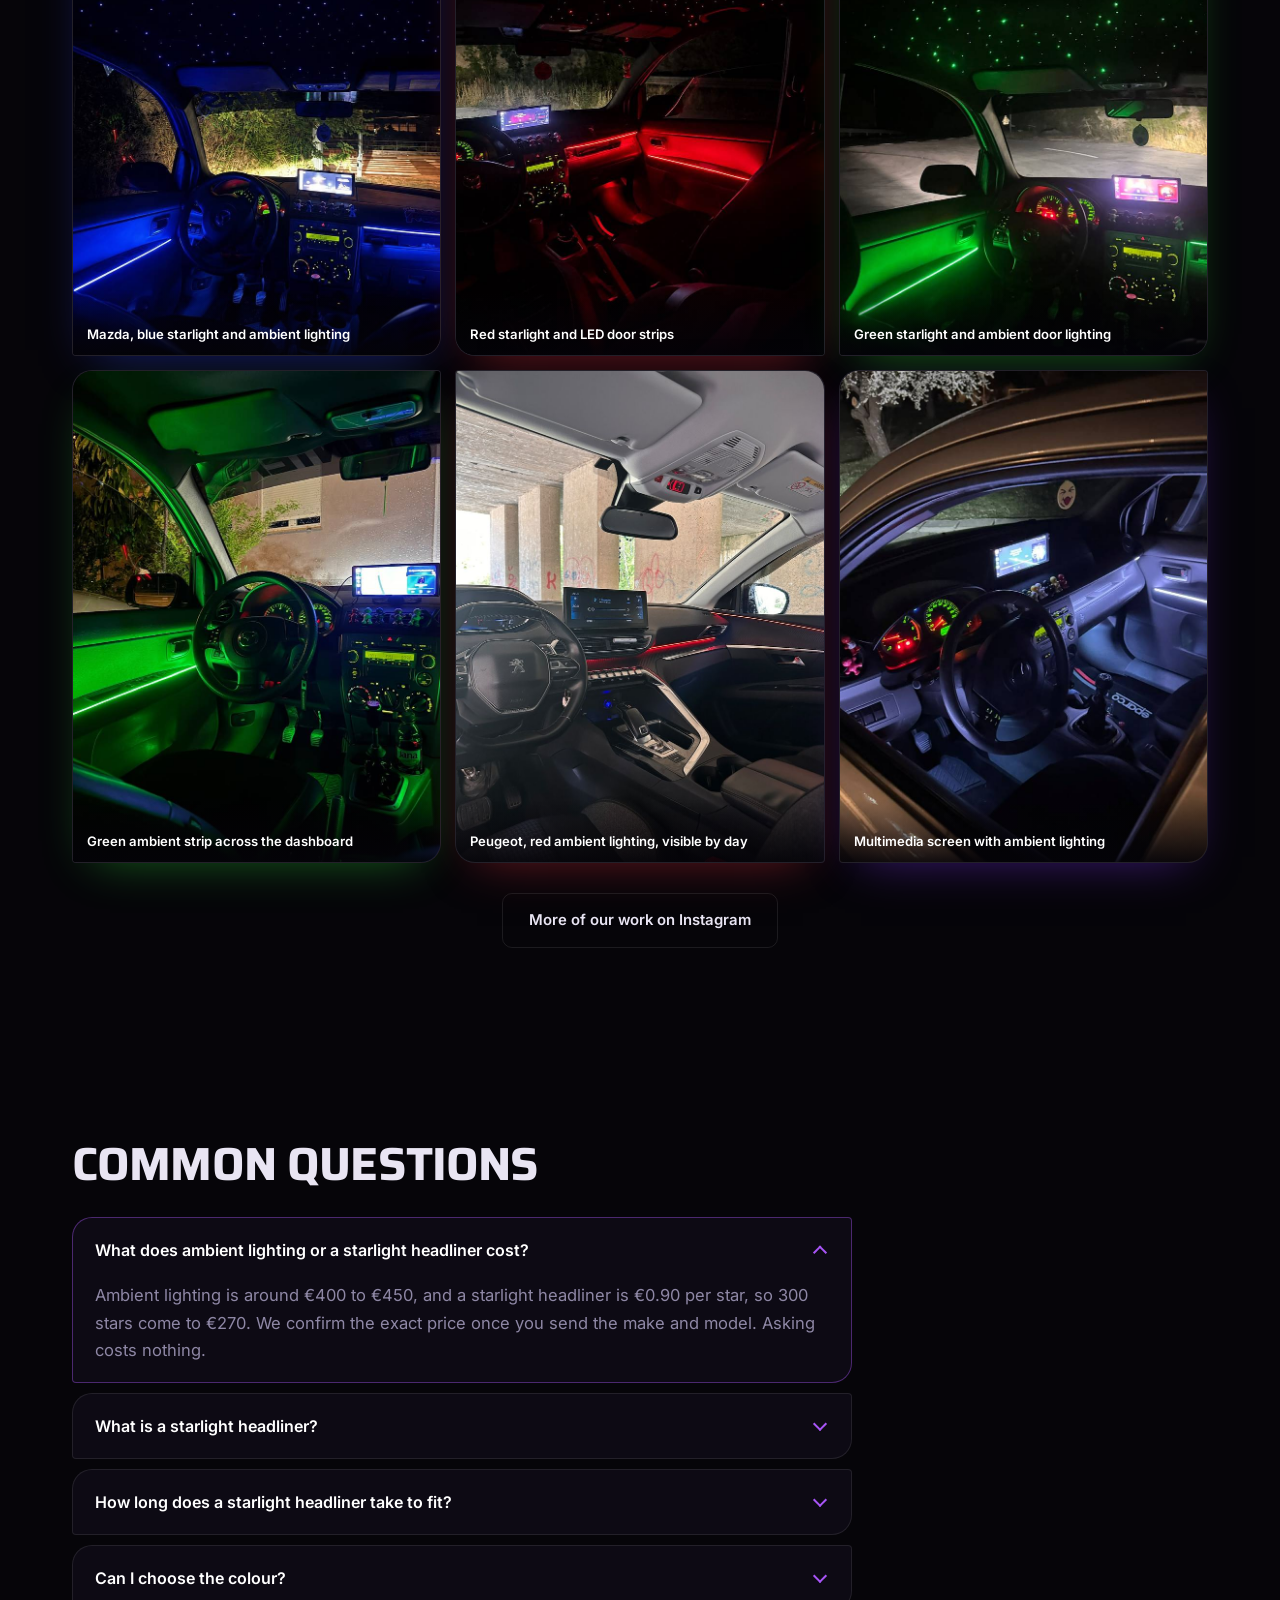
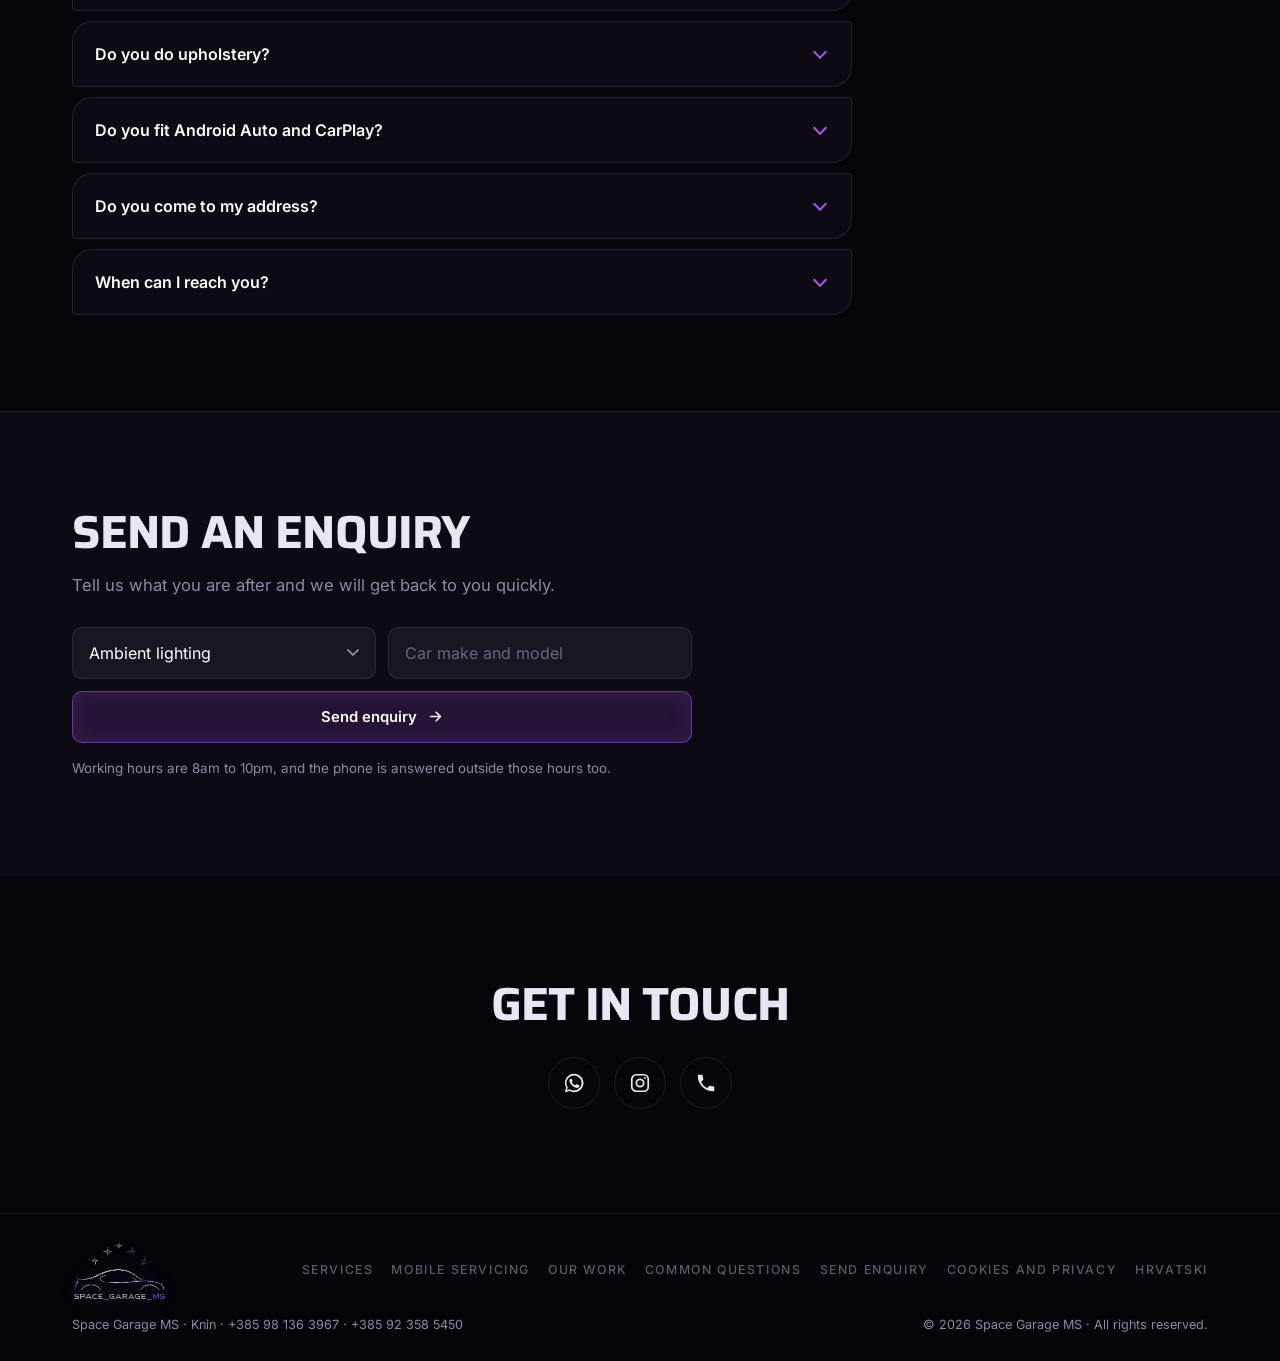
<file: en/index.html>
<!DOCTYPE html>
<html lang="en">
<head>
<meta charset="UTF-8">
<meta name="viewport" content="width=device-width, initial-scale=1">
<title>Car ambient lighting and starlight headliner, Knin</title>
<meta name="description" content="Car ambient lighting, starlight headliner, upholstery and multimedia fitting in Knin, Croatia. We come to you for minor servicing. Call +385 98 136 3967 or +385 92 358 5450.">
<meta name="theme-color" content="#060509">
<meta name="robots" content="index, follow, max-image-preview:large">
<link rel="canonical" href="https://www.spacegarage.net/en/">
<link rel="icon" href="../favicon.ico?v=2" sizes="any">
<link rel="icon" type="image/png" sizes="32x32" href="../favicon-32.png?v=2">
<link rel="apple-touch-icon" href="../apple-touch-icon.png?v=2">
<link rel="manifest" href="../site.webmanifest">
<meta property="og:type" content="website">
<meta property="og:locale" content="en_GB">
<meta property="og:site_name" content="Space Garage MS">
<meta property="og:url" content="https://www.spacegarage.net/en/">
<meta property="og:title" content="Space Garage MS | Car ambient lighting and starlight headliner, Knin">
<meta property="og:description" content="Ambient lighting, starlight headliner and upholstery in Knin, Croatia. Pick a colour and see how it would look.">
<meta property="og:image" content="https://www.spacegarage.net/og.jpg">
<meta property="og:image:width" content="1200">
<meta property="og:image:height" content="630">
<meta property="og:image:alt" content="Starlight headliner and ambient lighting in a car">
<meta name="twitter:card" content="summary_large_image">
<link rel="alternate" hreflang="hr" href="https://www.spacegarage.net/">
<link rel="alternate" hreflang="en" href="https://www.spacegarage.net/en/">
<link rel="alternate" hreflang="x-default" href="https://www.spacegarage.net/">
<link rel="preload" as="font" type="font/woff2" href="../fonts/saira-latin-700-normal.woff2" crossorigin>
<link rel="preload" as="font" type="font/woff2" href="../fonts/inter-latin-400-normal.woff2" crossorigin>
<link rel="stylesheet" href="../fonts.css">
<link rel="stylesheet" href="../styles.css">
</head>
<body>
<a class="skip" href="#main">Skip to content</a>
<div class="strip" aria-hidden="true"><i id="stripFill"></i></div>

<header>
  <div class="bar">
    <a class="brand" href="#" aria-label="Space Garage MS">
      <img src="../logo-mark.png" alt="Space Garage MS" width="340" height="188">
      <span><b>SPACE GARAGE</b><small>MS</small></span>
    </a>
    <nav>
      <a href="#usluge">Services</a>
      <a href="#mobilni">We come to you</a>
      <a href="#galerija">Our work</a>
      <a href="#upit">Enquiry</a>
      <a href="../" hreflang="hr" lang="hr" class="lang">HR</a>
    </nav>
    <a class="live js-call" id="live" href="tel:+385981363967">
      <i class="led"></i><span class="txt" id="liveTxt">Hours 8am to 10pm</span>
      <span class="mini"><span class="sep">&middot;</span>
        <svg viewBox="0 0 24 24" fill="currentColor" aria-hidden="true"><path d="M6.6 10.8a15.1 15.1 0 0 0 6.6 6.6l2.2-2.2c.3-.3.7-.4 1-.2 1.2.4 2.4.6 3.6.6.6 0 1 .4 1 1V20c0 .6-.4 1-1 1A17 17 0 0 1 3 4c0-.6.4-1 1-1h3.5c.6 0 1 .4 1 1 0 1.3.2 2.5.6 3.6.1.4 0 .8-.2 1l-2.3 2.2z"/></svg>
        Call</span></a>
    <a class="hcall js-call" href="tel:+385981363967" aria-label="Call Space Garage MS"><svg viewBox="0 0 24 24" fill="currentColor" aria-hidden="true"><path d="M6.6 10.8a15.1 15.1 0 0 0 6.6 6.6l2.2-2.2c.3-.3.7-.4 1-.2 1.2.4 2.4.6 3.6.6.6 0 1 .4 1 1V20c0 .6-.4 1-1 1A17 17 0 0 1 3 4c0-.6.4-1 1-1h3.5c.6 0 1 .4 1 1 0 1.3.2 2.5.6 3.6.1.4 0 .8-.2 1l-2.3 2.2z"/></svg></a>
    <a class="btn btn--glow js-call" href="tel:+385981363967">
      <svg viewBox="0 0 24 24" fill="currentColor" aria-hidden="true"><path d="M6.6 10.8a15.1 15.1 0 0 0 6.6 6.6l2.2-2.2c.3-.3.7-.4 1-.2 1.2.4 2.4.6 3.6.6.6 0 1 .4 1 1V20c0 .6-.4 1-1 1A17 17 0 0 1 3 4c0-.6.4-1 1-1h3.5c.6 0 1 .4 1 1 0 1.3.2 2.5.6 3.6.1.4 0 .8-.2 1l-2.3 2.2z"/></svg>
      Call</a>
  </div>
</header>

<main id="main">

<section class="hero">
  <div class="film" id="film" aria-hidden="true">
    <video id="bgv" playsinline muted loop autoplay preload="auto" poster="../nebo-amb-poster.jpg" width="640" height="648">
      <source src="../nebo-amb.webm" type="video/webm">
      <source src="../nebo-amb.mp4" type="video/mp4">
    </video>
  </div>
  <span class="veil" aria-hidden="true"></span>
  <div class="wrap">
    <div class="hgrid">
      <div>
        <p class="tagline"><span>Your car.</span><span class="lit">Your colour.</span></p>
        <div class="lede"><h1>Car ambient lighting, starlight headliner, upholstery and multimedia in Knin.</h1> Pick a colour and see how it would look.</div>
        <div class="cta">
          <a class="btn btn--glow" href="#upit">Send enquiry</a>
          <a class="btn btn--line js-call" href="tel:+385981363967">
            Call
            <svg viewBox="0 0 24 24" fill="none" stroke="currentColor" stroke-width="2.2" stroke-linecap="round" stroke-linejoin="round" aria-hidden="true"><path d="M5 12h14M13 6l6 6-6 6"/></svg></a>
        </div>
        <div class="amb">
          <span class="lbl">Pick a colour</span>
          <div class="dots" id="dots" role="group" aria-label="Ambient lighting colour"></div>
          <p class="amb-go"><a class="amb-cta" id="ambCta" href="#upit">Ask about this colour</a></p>
        </div>
      </div>
      <div>
        <div class="prev">
          <img id="pvA" src="../ambijentalno-osvjetljenje-zvjezdano-nebo-u-autu.jpg" alt="Ambient lighting and starlight headliner in a car" width="820" height="1093" fetchpriority="high">
          <img id="pvB" class="off" alt="Car ambient lighting in another colour" aria-hidden="true">
          <span class="bar-b" id="pvLabel">Purple</span>
        </div>
      </div>
    </div>
  </div>
</section>

<section class="sec" id="usluge">
  <div class="wrap">
    <div class="head">
      <h2>What we do</h2>
      <p>Everything that goes inside the car, from lighting to electronics. Prices are a guide, and we confirm the exact price once you send the make and model. Tap a service to enquire.</p>
    </div>
    <div class="svcs" id="svcs">
      <article class="card" style="--i:0" data-usl="Ambient lighting" tabindex="0" role="button" aria-label="Send enquiry: Ambient lighting"><span class="wash"></span><span class="no" aria-hidden="true">01</span><span class="ring"><svg viewBox="0 0 24 24" fill="none" stroke="currentColor" stroke-width="1.6" stroke-linecap="round" stroke-linejoin="round" aria-hidden="true"><path d="M4 17h16M6 17V9a2 2 0 0 1 2-2h8a2 2 0 0 1 2 2v8"/><path d="M4 13h16"/></svg></span><h3>Ambient lighting</h3><p>Strips in the doors, dashboard and footwell. You choose the colour and brightness.</p><span class="price"><small>Price</small>€400 to €450</span></article>
      <article class="card" style="--i:1" data-usl="Starlight headliner" tabindex="0" role="button" aria-label="Send enquiry: Starlight headliner"><span class="wash"></span><span class="no" aria-hidden="true">02</span><span class="ring"><svg viewBox="0 0 24 24" fill="none" stroke="currentColor" stroke-width="1.6" stroke-linecap="round" stroke-linejoin="round" aria-hidden="true"><circle cx="7" cy="7" r="1"/><circle cx="13" cy="5" r="1"/><circle cx="18" cy="9" r="1"/><circle cx="9" cy="13" r="1"/><circle cx="16" cy="16" r="1"/><circle cx="5" cy="17" r="1"/></svg></span><h3>Starlight headliner</h3><p>Fibre optics in the roof. Dense or just a few stars, with a shooting star if you want one.</p><span class="price"><small>Price</small>€0.90 per star</span></article>
      <article class="card" style="--i:2" data-usl="Upholstery" tabindex="0" role="button" aria-label="Send enquiry: Upholstery"><span class="wash"></span><span class="no" aria-hidden="true">03</span><span class="ring"><svg viewBox="0 0 24 24" fill="none" stroke="currentColor" stroke-width="1.6" stroke-linecap="round" stroke-linejoin="round" aria-hidden="true"><path d="M7 20v-3a5 5 0 0 1 10 0v3"/><path d="M8 14V6a2 2 0 0 1 2-2h4a2 2 0 0 1 2 2v8"/></svg></span><h3>Upholstery</h3><p>Seats, steering wheel and trim. Leather, alcantara or fabric, with stitching in your colour.</p><span class="price"><small>Price</small>Headliner €250, rest on request</span></article>
      <article class="card" style="--i:3" data-usl="Diagnostics" tabindex="0" role="button" aria-label="Send enquiry: Diagnostics"><span class="wash"></span><span class="no" aria-hidden="true">04</span><span class="ring"><svg viewBox="0 0 24 24" fill="none" stroke="currentColor" stroke-width="1.6" stroke-linecap="round" stroke-linejoin="round" aria-hidden="true"><path d="M4 12h3l2-4 3 8 2-5 2 3h4"/></svg></span><h3>Diagnostics</h3><p>We read the faults, check the electronics and clear the codes.</p><span class="price"><small>Price</small>On request</span></article>
      <article class="card" style="--i:4" data-usl="Multimedia" tabindex="0" role="button" aria-label="Send enquiry: Multimedia"><span class="wash"></span><span class="no" aria-hidden="true">05</span><span class="ring"><svg viewBox="0 0 24 24" fill="none" stroke="currentColor" stroke-width="1.6" stroke-linecap="round" stroke-linejoin="round" aria-hidden="true"><rect x="3" y="5" width="18" height="12" rx="2"/><path d="M9 21h6"/></svg></span><h3>Multimedia</h3><p>Screens, CarPlay and Android Auto, cameras and speakers.</p><span class="price"><small>Price</small>Fitting €100</span></article>
      <article class="card" style="--i:5" data-usl="Sensors" tabindex="0" role="button" aria-label="Send enquiry: Sensors"><span class="wash"></span><span class="no" aria-hidden="true">06</span><span class="ring"><svg viewBox="0 0 24 24" fill="none" stroke="currentColor" stroke-width="1.6" stroke-linecap="round" stroke-linejoin="round" aria-hidden="true"><path d="M12 18h.01"/><path d="M8.5 14.5a5 5 0 0 1 7 0"/><path d="M5.5 11a9 9 0 0 1 13 0"/></svg></span><h3>Sensors</h3><p>Front and rear parking sensors and a reversing camera.</p><span class="price"><small>Price</small>On request</span></article>
      <article class="card" style="--i:6" data-usl="Coloured seatbelts" tabindex="0" role="button" aria-label="Send enquiry: Coloured seatbelts"><span class="wash"></span><span class="no" aria-hidden="true">07</span><span class="ring"><svg viewBox="0 0 24 24" fill="none" stroke="currentColor" stroke-width="1.6" stroke-linecap="round" stroke-linejoin="round" aria-hidden="true"><path d="M6 4l12 16"/><path d="M8 5h8v5a6 6 0 0 1-6 6"/></svg></span><h3>Coloured seatbelts</h3><p>Belts in a colour that matches the stitching and the lighting.</p><span class="price"><small>Price</small>€250</span></article>
      <article class="card" style="--i:7"><span class="wash"></span><span class="no" aria-hidden="true">08</span><span class="ring"><svg viewBox="0 0 24 24" fill="none" stroke="currentColor" stroke-width="1.6" stroke-linecap="round" stroke-linejoin="round" aria-hidden="true"><path d="M12 3l2 5 5 2-5 2-2 5-2-5-5-2 5-2z"/></svg></span><h3>Interior detailing</h3><p>Deep cleaning of the interior. Still getting it ready.</p><span class="tag">Soon</span></article>
    </div>
  </div>
</section>

<section class="sec mob" id="mobilni">
  <div class="wrap">
    <div class="head">
      <h2>We come to you</h2>
      <p>We do minor servicing on site, wherever your car is: outside your house or in the company car park. We cover Knin and the surrounding area, as far as Drniš.</p>
    </div>

    <div class="hl">
      <span class="pill">Knin and area</span>
      <h3>Mobile minor servicing</h3>
      <div class="split">
        <div>
          <ul class="chk">
            <li>Oil change</li>
            <li>Filter replacement</li>
            <li>Fluid checks</li>
            <li>Small repairs on the spot</li>
          </ul>
        </div>
        <div>
          <div class="clock" id="clock">
            <svg viewBox="0 0 140 140" aria-hidden="true">
              <circle class="ck-track" cx="70" cy="70" r="64"/>
              <g class="ck-ticks"><line x1="70.0" y1="22.0" x2="70.0" y2="12.0"/><line x1="96.0" y1="25.0" x2="99.0" y2="19.8"/><line x1="115.0" y1="44.0" x2="120.2" y2="41.0"/><line x1="118.0" y1="70.0" x2="128.0" y2="70.0"/><line x1="115.0" y1="96.0" x2="120.2" y2="99.0"/><line x1="96.0" y1="115.0" x2="99.0" y2="120.2"/><line x1="70.0" y1="118.0" x2="70.0" y2="128.0"/><line x1="44.0" y1="115.0" x2="41.0" y2="120.2"/><line x1="25.0" y1="96.0" x2="19.8" y2="99.0"/><line x1="22.0" y1="70.0" x2="12.0" y2="70.0"/><line x1="25.0" y1="44.0" x2="19.8" y2="41.0"/><line x1="44.0" y1="25.0" x2="41.0" y2="19.8"/></g>
              <circle class="ck-arc" cx="70" cy="70" r="64" pathLength="100"/>
            </svg>
            <span class="ck-orbit" aria-hidden="true"><i></i></span>
            <span class="big">24/7</span>
          </div>
          <p class="muted" style="margin-top:12px">Call-outs on weekdays from 8am to 10pm, price on request. For emergencies we also come out at night, at a higher rate. The phone is always on.</p>
          <div class="cta" style="margin-top:22px">
            <a class="btn btn--glow js-call" href="tel:+385981363967">
              <svg viewBox="0 0 24 24" fill="currentColor" aria-hidden="true"><path d="M6.6 10.8a15.1 15.1 0 0 0 6.6 6.6l2.2-2.2c.3-.3.7-.4 1-.2 1.2.4 2.4.6 3.6.6.6 0 1 .4 1 1V20c0 .6-.4 1-1 1A17 17 0 0 1 3 4c0-.6.4-1 1-1h3.5c.6 0 1 .4 1 1 0 1.3.2 2.5.6 3.6.1.4 0 .8-.2 1l-2.3 2.2z"/></svg>
              Call</a>
          </div>
        </div>
      </div>
    </div>
  </div>
</section>

<section class="sec" id="galerija">
  <div class="wrap">
    <div class="head"><h2>Our work</h2>
      <p>A few cars we have done. If you like something, get in touch and we will see what we can do on yours.</p></div>

    <div class="gal" id="gal">
      <button type="button" class="tile" style="--i:0;--tg:rgba(47,64,238,.55)" aria-label="Enlarge: Blue starlight headliner and ambient lighting in a Mazda, Knin"><img src="../zvjezdano-nebo-ambijentalno-osvjetljenje-auto-knin.jpg" alt="Blue starlight headliner and ambient lighting in a Mazda, Knin" loading="lazy" width="760" height="1013"><span class="cap" aria-hidden="true">Mazda, blue starlight and ambient lighting</span></button>
      <button type="button" class="tile" style="--i:1;--tg:rgba(238,47,61,.55)" aria-label="Enlarge: Red starlight headliner and red LED strips in the doors"><img src="../crveno-zvjezdano-nebo-led-trake-vrata.jpg" alt="Red starlight headliner and red LED strips in the doors" loading="lazy" width="760" height="1013"><span class="cap" aria-hidden="true">Red starlight and LED door strips</span></button>
      <button type="button" class="tile" style="--i:2;--tg:rgba(52,238,47,.45)" aria-label="Enlarge: Green starlight headliner and green door lighting"><img src="../zeleno-zvjezdano-nebo-ambijentalno-osvjetljenje.jpg" alt="Green starlight headliner and green door lighting" loading="lazy" width="760" height="1013"><span class="cap" aria-hidden="true">Green starlight and ambient door lighting</span></button>
      <button type="button" class="tile" style="--i:3;--tg:rgba(47,238,63,.45)" aria-label="Enlarge: Green ambient strip across the dashboard"><img src="../zelena-ambijentalna-traka-armatura.jpg" alt="Green ambient strip across the dashboard" loading="lazy" width="760" height="1013"><span class="cap" aria-hidden="true">Green ambient strip across the dashboard</span></button>
      <button type="button" class="tile" style="--i:4;--tg:rgba(238,47,61,.5)" aria-label="Enlarge: Red ambient lighting in a Peugeot, in daylight"><img src="../crveno-ambijentalno-osvjetljenje-peugeot.jpg" alt="Red ambient lighting in a Peugeot, visible in daylight" loading="lazy" width="760" height="1013"><span class="cap" aria-hidden="true">Peugeot, red ambient lighting, visible by day</span></button>
      <button type="button" class="tile" style="--i:5;--tg:rgba(121,47,238,.55)" aria-label="Enlarge: Fitted multimedia screen with ambient lighting"><img src="../ugradnja-multimedije-ekran-ambijentalno-svjetlo.jpg" alt="Fitted multimedia screen with ambient lighting" loading="lazy" width="760" height="1013"><span class="cap" aria-hidden="true">Multimedia screen with ambient lighting</span></button>
    </div>
    <p class="more"><a class="btn btn--line" href="https://instagram.com/space_garage_ms" target="_blank" rel="noopener">More of our work on Instagram</a></p>
  </div>
</section>

<section class="sec" id="pitanja">
  <div class="wrap">
    <div class="head">
      <h2>Common questions</h2>
    </div>
    <div class="faq">
      <details open><summary><h3>What does ambient lighting or a starlight headliner cost?</h3></summary><p>Ambient lighting is around €400 to €450, and a starlight headliner is €0.90 per star, so 300 stars come to €270. We confirm the exact price once you send the make and model. Asking costs nothing.</p></details>
      <details><summary><h3>What is a starlight headliner?</h3></summary><p>Fibre optics fitted into the car roof that glow like stars. It can be dense or just a few stars, and it can have a shooting star.</p></details>
      <details><summary><h3>How long does a starlight headliner take to fit?</h3></summary><p>It depends on the car and the number of stars. We give you a rough time together with the price once you send the make and model.</p></details>
      <details><summary><h3>Can I choose the colour?</h3></summary><p>You can. We fit ambient lighting and starlight headliners in the colour you pick. Try the colours at the top of this page and see how each one looks.</p></details>
      <details><summary><h3>Do you do upholstery?</h3></summary><p>We do. A headliner is €250. Seats, steering wheels and trim in leather, alcantara or fabric are priced on request, with stitching in the colour you choose.</p></details>
      <details><summary><h3>Do you fit Android Auto and CarPlay?</h3></summary><p>Yes. We fit screens with Android Auto and CarPlay, reversing cameras and front and rear parking sensors.</p></details>
      <details><summary><h3>Do you come to my address?</h3></summary><p>We do. Minor servicing happens wherever your car is, at home or at work: oil changes, filters, fluid checks and small repairs. We cover Knin and the surrounding area, as far as Drniš. Weekday call-outs from 8am to 10pm are priced on request, and emergency night call-outs cost more.</p></details>
      <details><summary><h3>When can I reach you?</h3></summary><p>Working hours are 8am to 10pm, and we answer the phone outside those hours too. For emergencies we also come out at night, at a higher rate. Call +385 98 136 3967 or +385 92 358 5450, or send an enquiry through this page.</p></details>
    </div>
  </div>
</section>

<section class="sec book" id="upit">
  <div class="wrap">
    <div class="head">
      <h2>Send an enquiry</h2>
      <p>Tell us what you are after and we will get back to you quickly.</p>
    </div>

    <div class="bform">
      <select id="qUsl" aria-label="Service">
        <option value="Ambient lighting">Ambient lighting</option>
        <option value="Starlight headliner">Starlight headliner</option>
        <option value="Ambient lighting and starlight">Ambient lighting and starlight</option>
        <option value="Upholstery">Upholstery</option>
        <option value="Diagnostics">Diagnostics</option>
        <option value="Multimedia">Multimedia</option>
        <option value="Sensors">Sensors</option>
        <option value="Coloured seatbelts">Coloured seatbelts</option>
        <option value="Mobile minor service">Mobile minor service</option>
        <option value="Something else">Something else</option>
      </select>
      <input type="text" id="qAuto" placeholder="Car make and model">
      <button class="btn btn--glow full" id="qSend" type="button">
        Send enquiry
        <svg viewBox="0 0 24 24" fill="none" stroke="currentColor" stroke-width="2.2" stroke-linecap="round" stroke-linejoin="round" aria-hidden="true"><path d="M5 12h14M13 6l6 6-6 6"/></svg>
      </button>
    </div>
    <p class="note">Working hours are 8am to 10pm, and the phone is answered outside those hours too.</p>
  </div>
</section>

<section class="cta-big" id="kontakt">
  <div class="wrap">
    <h2>Get in touch</h2>
    <div class="socials">
      <a class="soc js-wa" href="https://wa.me/385981363967?text=Hello%2C%20I%27m%20interested%20in%20styling%20for%20my%20car.%20" target="_blank" rel="noopener" aria-label="WhatsApp">
        <span class="sr">WhatsApp Space Garage MS</span>
        <svg viewBox="0 0 24 24" fill="currentColor" aria-hidden="true"><path d="M12 2a10 10 0 0 0-8.6 15L2 22l5.2-1.4A10 10 0 1 0 12 2zm0 18.2a8.2 8.2 0 0 1-4.2-1.2l-.3-.2-3.1.8.8-3-.2-.3A8.2 8.2 0 1 1 12 20.2zm4.5-6.1c-.2-.1-1.4-.7-1.7-.8s-.4-.1-.5.1-.6.8-.8.9-.3.2-.5 0a6.7 6.7 0 0 1-2-1.2 7.4 7.4 0 0 1-1.3-1.7c-.2-.3 0-.4.1-.5l.4-.5.2-.4v-.4l-.8-1.8c-.2-.5-.4-.4-.5-.4h-.5a1 1 0 0 0-.7.3 3 3 0 0 0-.9 2.2 5.2 5.2 0 0 0 1.1 2.7 11.9 11.9 0 0 0 4.6 4 5.3 5.3 0 0 0 3.2.7 2.7 2.7 0 0 0 1.8-1.3 2.2 2.2 0 0 0 .2-1.3c-.1-.1-.2-.2-.4-.3z"/></svg>
      </a>
      <a class="soc" href="https://instagram.com/space_garage_ms" target="_blank" rel="noopener" aria-label="Instagram">
        <span class="sr">Instagram Space Garage MS</span>
        <svg viewBox="0 0 24 24" fill="none" stroke="currentColor" stroke-width="1.9" aria-hidden="true"><rect x="3" y="3" width="18" height="18" rx="5"/><circle cx="12" cy="12" r="4"/><circle cx="17.4" cy="6.6" r="1.1" fill="currentColor" stroke="none"/></svg>
      </a>
      <a class="soc js-call" href="tel:+385981363967" aria-label="Call">
        <svg viewBox="0 0 24 24" fill="currentColor" aria-hidden="true"><path d="M6.6 10.8a15.1 15.1 0 0 0 6.6 6.6l2.2-2.2c.3-.3.7-.4 1-.2 1.2.4 2.4.6 3.6.6.6 0 1 .4 1 1V20c0 .6-.4 1-1 1A17 17 0 0 1 3 4c0-.6.4-1 1-1h3.5c.6 0 1 .4 1 1 0 1.3.2 2.5.6 3.6.1.4 0 .8-.2 1l-2.3 2.2z"/></svg>
      </a>
    </div>
  </div>
</section>
</main>

<div class="lb" id="lb" role="dialog" aria-modal="true" aria-label="Photo">
  <button type="button" id="lbx" aria-label="Close">&times;</button>
  <img id="lbi" alt="Enlarged photo of our work">
</div>

<footer><div class="foot">
  <img class="foot-logo" src="../logo.png" alt="Space Garage MS" width="346" height="225">
  <nav class="fnav" aria-label="Footer">
    <a href="#usluge">Services</a>
    <a href="#mobilni">Mobile servicing</a>
    <a href="#galerija">Our work</a>
    <a href="#pitanja">Common questions</a>
    <a href="#upit">Send enquiry</a>
    <a href="privacy/">Cookies and privacy</a>
    <a href="../" hreflang="hr" lang="hr">Hrvatski</a>
  </nav>
  <span>Space Garage MS &middot; Knin &middot; <a href="tel:+385981363967">+385 98 136 3967</a> &middot; <a href="tel:+385923585450">+385 92 358 5450</a></span>
  <span>&copy; <span id="god">2026</span> Space Garage MS &middot; All rights reserved.</span>
</div></footer>

<!-- birač broja (30.09.2026.) -->
<dialog class="cs" id="callSheet" aria-labelledby="csT">
  <div class="cs-in">
    <p class="cs-t" id="csT">Call</p>
    <a class="cs-n" href="tel:+385981363967"><svg viewBox="0 0 24 24" fill="currentColor" aria-hidden="true"><path d="M6.6 10.8a15.1 15.1 0 0 0 6.6 6.6l2.2-2.2c.3-.3.7-.4 1-.2 1.2.4 2.4.6 3.6.6.6 0 1 .4 1 1V20c0 .6-.4 1-1 1A17 17 0 0 1 3 4c0-.6.4-1 1-1h3.5c.6 0 1 .4 1 1 0 1.3.2 2.5.6 3.6.1.4 0 .8-.2 1l-2.3 2.2z"/></svg>+385 98 136 3967</a>
    <a class="cs-n" href="tel:+385923585450"><svg viewBox="0 0 24 24" fill="currentColor" aria-hidden="true"><path d="M6.6 10.8a15.1 15.1 0 0 0 6.6 6.6l2.2-2.2c.3-.3.7-.4 1-.2 1.2.4 2.4.6 3.6.6.6 0 1 .4 1 1V20c0 .6-.4 1-1 1A17 17 0 0 1 3 4c0-.6.4-1 1-1h3.5c.6 0 1 .4 1 1 0 1.3.2 2.5.6 3.6.1.4 0 .8-.2 1l-2.3 2.2z"/></svg>+385 92 358 5450</a>
    <button type="button" class="cs-x">Cancel</button>
  </div>
</dialog>
<dialog class="cs" id="waSheet" aria-labelledby="wsT">
  <div class="cs-in">
    <p class="cs-t" id="wsT">WhatsApp</p>
    <a class="cs-n" href="https://wa.me/385981363967" target="_blank" rel="noopener"><svg viewBox="0 0 24 24" fill="currentColor" aria-hidden="true"><path d="M12 2a10 10 0 0 0-8.6 15L2 22l5.2-1.4A10 10 0 1 0 12 2zm0 18.2a8.2 8.2 0 0 1-4.2-1.2l-.3-.2-3.1.8.8-3-.2-.3A8.2 8.2 0 1 1 12 20.2zm4.5-6.1c-.2-.1-1.4-.7-1.7-.8s-.4-.1-.5.1-.6.8-.8.9-.3.2-.5 0a6.7 6.7 0 0 1-2-1.2 7.4 7.4 0 0 1-1.3-1.7c-.2-.3 0-.4.1-.5l.4-.5.2-.4v-.4l-.8-1.8c-.2-.5-.4-.4-.5-.4h-.5a1 1 0 0 0-.7.3 3 3 0 0 0-.9 2.2 5.2 5.2 0 0 0 1.1 2.7 11.9 11.9 0 0 0 4.6 4 5.3 5.3 0 0 0 3.2.7 2.7 2.7 0 0 0 1.8-1.3 2.2 2.2 0 0 0 .2-1.3c-.1-.1-.2-.2-.4-.3z"/></svg>+385 98 136 3967</a>
    <a class="cs-n" href="https://wa.me/385923585450" target="_blank" rel="noopener"><svg viewBox="0 0 24 24" fill="currentColor" aria-hidden="true"><path d="M12 2a10 10 0 0 0-8.6 15L2 22l5.2-1.4A10 10 0 1 0 12 2zm0 18.2a8.2 8.2 0 0 1-4.2-1.2l-.3-.2-3.1.8.8-3-.2-.3A8.2 8.2 0 1 1 12 20.2zm4.5-6.1c-.2-.1-1.4-.7-1.7-.8s-.4-.1-.5.1-.6.8-.8.9-.3.2-.5 0a6.7 6.7 0 0 1-2-1.2 7.4 7.4 0 0 1-1.3-1.7c-.2-.3 0-.4.1-.5l.4-.5.2-.4v-.4l-.8-1.8c-.2-.5-.4-.4-.5-.4h-.5a1 1 0 0 0-.7.3 3 3 0 0 0-.9 2.2 5.2 5.2 0 0 0 1.1 2.7 11.9 11.9 0 0 0 4.6 4 5.3 5.3 0 0 0 3.2.7 2.7 2.7 0 0 0 1.8-1.3 2.2 2.2 0 0 0 .2-1.3c-.1-.1-.2-.2-.4-.3z"/></svg>+385 92 358 5450</a>
    <button type="button" class="cs-x">Cancel</button>
  </div>
</dialog>
<a class="fab js-call" id="fab" href="tel:+385981363967" aria-label="Call Space Garage MS">
  <svg viewBox="0 0 24 24" fill="currentColor" aria-hidden="true"><path d="M6.6 10.8a15.1 15.1 0 0 0 6.6 6.6l2.2-2.2c.3-.3.7-.4 1-.2 1.2.4 2.4.6 3.6.6.6 0 1 .4 1 1V20c0 .6-.4 1-1 1A17 17 0 0 1 3 4c0-.6.4-1 1-1h3.5c.6 0 1 .4 1 1 0 1.3.2 2.5.6 3.6.1.4 0 .8-.2 1l-2.3 2.2z"/></svg>
</a>



<script type="application/ld+json">
{
 "@context": "https://schema.org",
 "@type": "AutoRepair",
 "@id": "https://www.spacegarage.net/#posao",
 "name": "Space Garage MS",
 "url": "https://www.spacegarage.net/en/",
 "image": "https://www.spacegarage.net/og.jpg",
 "logo": "https://www.spacegarage.net/logo.png",
 "description": "Car ambient lighting, starlight headliner, upholstery, multimedia fitting and mobile minor servicing in Knin, Croatia.",
 "telephone": [
  "+385981363967",
  "+385923585450"
 ],
 "address": {
  "@type": "PostalAddress",
  "addressLocality": "Knin",
  "postalCode": "22300",
  "addressRegion": "Šibensko-kninska županija",
  "addressCountry": "HR"
 },
 "geo": {
  "@type": "GeoCoordinates",
  "latitude": 44.0406,
  "longitude": 16.1966
 },
 "areaServed": [
  {
   "@type": "City",
   "name": "Knin"
  },
  {
   "@type": "City",
   "name": "Drniš"
  },
  {
   "@type": "AdministrativeArea",
   "name": "Šibensko-kninska županija"
  }
 ],
 "openingHoursSpecification": [
  {
   "@type": "OpeningHoursSpecification",
   "dayOfWeek": [
    "Monday",
    "Tuesday",
    "Wednesday",
    "Thursday",
    "Friday",
    "Saturday",
    "Sunday"
   ],
   "opens": "08:00",
   "closes": "22:00"
  }
 ],
 "sameAs": [
  "https://instagram.com/space_garage_ms"
 ],
 "hasOfferCatalog": {
  "@type": "OfferCatalog",
  "name": "Usluge",
  "itemListElement": [
   {
    "@type": "Offer",
    "itemOffered": {
     "@type": "Service",
     "name": "Ambient lighting"
    }
   },
   {
    "@type": "Offer",
    "itemOffered": {
     "@type": "Service",
     "name": "Starlight headliner"
    }
   },
   {
    "@type": "Offer",
    "itemOffered": {
     "@type": "Service",
     "name": "Upholstery"
    }
   },
   {
    "@type": "Offer",
    "itemOffered": {
     "@type": "Service",
     "name": "Diagnostics"
    }
   },
   {
    "@type": "Offer",
    "itemOffered": {
     "@type": "Service",
     "name": "Multimedia"
    }
   },
   {
    "@type": "Offer",
    "itemOffered": {
     "@type": "Service",
     "name": "Sensors"
    }
   },
   {
    "@type": "Offer",
    "itemOffered": {
     "@type": "Service",
     "name": "Coloured seatbelts"
    }
   }
  ]
 }
}
</script>
<script type="application/ld+json">
{
 "@context": "https://schema.org",
 "@type": "WebSite",
 "name": "Space Garage MS",
 "url": "https://www.spacegarage.net/en/",
 "inLanguage": "en"
}
</script>
<script type="application/ld+json">
{
 "@context": "https://schema.org",
 "@type": "FAQPage",
 "mainEntity": [
  {
   "@type": "Question",
   "name": "What does ambient lighting or a starlight headliner cost?",
   "acceptedAnswer": {
    "@type": "Answer",
    "text": "Ambient lighting is around €400 to €450, and a starlight headliner is €0.90 per star, so 300 stars come to €270. We confirm the exact price once you send the make and model. Asking costs nothing."
   }
  },
  {
   "@type": "Question",
   "name": "What is a starlight headliner?",
   "acceptedAnswer": {
    "@type": "Answer",
    "text": "Fibre optics fitted into the car roof that glow like stars. It can be dense or just a few stars, and it can have a shooting star."
   }
  },
  {
   "@type": "Question",
   "name": "How long does a starlight headliner take to fit?",
   "acceptedAnswer": {
    "@type": "Answer",
    "text": "It depends on the car and the number of stars. We give you a rough time together with the price once you send the make and model."
   }
  },
  {
   "@type": "Question",
   "name": "Can I choose the colour?",
   "acceptedAnswer": {
    "@type": "Answer",
    "text": "You can. We fit ambient lighting and starlight headliners in the colour you pick. Try the colours at the top of this page and see how each one looks."
   }
  },
  {
   "@type": "Question",
   "name": "Do you do upholstery?",
   "acceptedAnswer": {
    "@type": "Answer",
    "text": "We do. A headliner is €250. Seats, steering wheels and trim in leather, alcantara or fabric are priced on request, with stitching in the colour you choose."
   }
  },
  {
   "@type": "Question",
   "name": "Do you fit Android Auto and CarPlay?",
   "acceptedAnswer": {
    "@type": "Answer",
    "text": "Yes. We fit screens with Android Auto and CarPlay, reversing cameras and front and rear parking sensors."
   }
  },
  {
   "@type": "Question",
   "name": "Do you come to my address?",
   "acceptedAnswer": {
    "@type": "Answer",
    "text": "We do. Minor servicing happens wherever your car is, at home or at work: oil changes, filters, fluid checks and small repairs. We cover Knin and the surrounding area, as far as Drniš. Weekday call-outs from 8am to 10pm are priced on request, and emergency night call-outs cost more."
   }
  },
  {
   "@type": "Question",
   "name": "When can I reach you?",
   "acceptedAnswer": {
    "@type": "Answer",
    "text": "Working hours are 8am to 10pm, and we answer the phone outside those hours too. For emergencies we also come out at night, at a higher rate. Call +385 98 136 3967 or +385 92 358 5450, or send an enquiry through this page."
   }
  }
 ]
}
</script>

<script>
/* Broj na koji idu svi WhatsApp upiti. */
var TEL = "385981363967";
/* Drugi broj s WhatsAppom (30.09.2026.) */
var TEL2 = "385923585450";
var RADNO = {od:8, do:22};                  /* radno vrijeme */


/* boja -> slika. Dodaj boju = dodaj redak + hero-*.jpg */
var BOJE=[
  {n:"Purple",h:"#A855F7",r:"168,85,247",img:"../ambijentalno-osvjetljenje-zvjezdano-nebo-u-autu.jpg"},
  {n:"Blue",     h:"#3B82F6",r:"59,130,246", img:"../hero-blue.jpg"},
  {n:"Ice",    h:"#38BDF8",r:"56,189,248", img:"../hero-ice.jpg"},
  {n:"Red",    h:"#F43F5E",r:"244,63,94",  img:"../hero-red.jpg"},
  {n:"Green",    h:"#34D399",r:"52,211,153", img:"../hero-green.jpg"},
  {n:"Gold",    h:"#FBBF24",r:"251,191,36", img:"../hero-gold.jpg"}
];


(function(){
/* Namjerno isključeno: Android ušteda baterije uključi "smanjene animacije"
   i onda ih ubije ili pretvori u treperenje, pa se animacije uvijek vrte. */
var reduce = false;
var root = document.documentElement;
var $ = function(id){ return document.getElementById(id); };

/* ---------------- radno vrijeme uživo ---------------- */
function zgHour(){
  try{
    var p = new Intl.DateTimeFormat('hr-HR',{timeZone:'Europe/Zagreb',hour:'2-digit',minute:'2-digit',hour12:false})
      .formatToParts(new Date());
    var h=0,m=0;
    p.forEach(function(x){ if(x.type==='hour') h=+x.value; if(x.type==='minute') m=+x.value; });
    return h + m/60;
  }catch(e){ var d=new Date(); return d.getHours()+d.getMinutes()/60; }
}
function tickHours(){
  var h=zgHour(), open = h>=RADNO.od && h<RADNO.do, el=$('live');
  if(!el) return;
  el.classList.toggle('shut', !open);
  var lt=$('liveTxt'); if(lt) lt.textContent = open ? 'Open until 10pm' : 'Closed until 8am';
  if(open){ el.removeAttribute('href'); el.setAttribute('aria-label','Open'); }
  else { el.setAttribute('href','tel:+385981363967'); el.setAttribute('aria-label','Closed, call us'); }
}
tickHours(); setInterval(tickHours, 60000);

/* ---------------- usluge ---------------- */
var box=$('svcs');
if(box && 'IntersectionObserver' in window){
  new IntersectionObserver(function(es,o){ es.forEach(function(e){
    if(e.isIntersecting){ box.classList.add('in'); o.disconnect(); }
  }); },{threshold:.12}).observe(box);
} else if(box){ box.classList.add('in'); }

/* ---------------- sat 24/7 ---------------- */
(function(){
  var c=$('clock');
  if(!c) return;
  if(reduce || !('IntersectionObserver' in window)){ c.classList.add('in'); return; }
  new IntersectionObserver(function(es,o){ es.forEach(function(e){
    if(e.isIntersecting){ c.classList.add('in'); o.disconnect(); }
  }); },{threshold:.4}).observe(c);
})();

/* ---------------- galerija ---------------- */
(function(){
  var gal=$('gal'), lb=$('lb'), lbi=$('lbi'), lbx=$('lbx');
  if(!gal||!lb||!lbi||!lbx) return;
  [].forEach.call(gal.querySelectorAll('.tile'), function(b){
    b.addEventListener('click',function(){
      var im=b.querySelector('img');
      lbi.src=im.getAttribute('src'); lbi.alt=im.alt; lb.classList.add('on'); lbx.focus();
    });
  });
  function close(){ lb.classList.remove('on'); lbi.removeAttribute('src'); }
  lbx.addEventListener('click',close);
  lb.addEventListener('click',function(e){ if(e.target===lb) close(); });
  document.addEventListener('keydown',function(e){ if(e.key==='Escape') close(); });
  if('IntersectionObserver' in window){
    new IntersectionObserver(function(es,o){ es.forEach(function(e){
      if(e.isIntersecting){ gal.classList.add('in'); o.disconnect(); }
    }); },{threshold:.1}).observe(gal);
  } else { gal.classList.add('in'); }
})();

/* ---------------- boja ambijenta + preview slike ---------------- */
var dots=$('dots'), A=$('pvA'), B=$('pvB'), showA=true, swapping=false, activeC=0;
function setPreview(src){
  if(swapping||!A||!B) return;
  var next = showA ? B : A, cur = showA ? A : B;
  if(next.getAttribute('src')===src){ return; }
  swapping=true;
  function reveal(){
    next.classList.remove('off'); cur.classList.add('off');
    showA=!showA; swapping=false;
  }
  next.onload=null; next.onerror=function(){ swapping=false; };
  next.onload=reveal;
  next.src=src;
  if(next.complete && next.naturalWidth){ next.onload=null; reveal(); }
}
if(dots) BOJE.forEach(function(c,i){
  var b=document.createElement('button');
  b.className='dot'; b.type='button'; b.style.setProperty('--c',c.h);
  b.setAttribute('aria-label',c.n);
  b.setAttribute('aria-pressed', i===0?'true':'false');
  b.addEventListener('click',function(){
    root.style.setProperty('--glow',c.h);
    root.style.setProperty('--glow-rgb',c.r);
    [].forEach.call(dots.children,function(x){ x.setAttribute('aria-pressed','false'); });
    b.setAttribute('aria-pressed','true');
    activeC=i;
    var pl=$('pvLabel'); if(pl) pl.textContent=c.n;
    setPreview(c.img);
    if(!reduce) flash();
  });
  dots.appendChild(b);
});
/* ostale boje se dovuku tek kad se stranica smiri */
window.addEventListener('load',function(){
  setTimeout(function(){ BOJE.slice(1).forEach(function(c){
    if(c.img.slice(0,5)!=='data:'){ var i=new Image(); i.src=c.img; }
  }); },1200);
});
function flash(){
  var el=document.getElementById('svcs');
  if(!el) return;
  el.style.transition='filter .12s'; el.style.filter='brightness(1.6)';
  setTimeout(function(){ el.style.filter='';
    setTimeout(function(){ el.style.transition=''; },240); },120);
}

/* ---------------- reflektor po zvjezdanom nebu ---------------- */
var film=$('film'), bgv=$('bgv'), hero=document.querySelector('.hero');
var tx=50, ty=34, cx=50, cy=34, raf=0, idle=true;

function paint(){
  raf=0;
  cx += (tx-cx)*0.12;
  cy += (ty-cy)*0.12;
  film.style.setProperty('--mx', cx.toFixed(2)+'%');
  film.style.setProperty('--my', cy.toFixed(2)+'%');
  if(Math.abs(tx-cx)>0.05 || Math.abs(ty-cy)>0.05) raf=requestAnimationFrame(paint);
}
function nudge(){ if(!raf) raf=requestAnimationFrame(paint); }

if(!reduce && hero && film){
  hero.addEventListener('pointermove',function(e){
    var r=hero.getBoundingClientRect();
    tx=((e.clientX-r.left)/r.width)*100;
    ty=((e.clientY-r.top)/r.height)*100;
    idle=false; nudge();
  });
  hero.addEventListener('pointerleave',function(){ idle=true; });

  /* bez miša svjetlo lagano luta samo od sebe */
  var t0=performance.now();
  (function drift(t){
    if(idle){
      var k=(t-t0)/1000;
      tx=50+26*Math.sin(k*0.28);
      ty=36+16*Math.sin(k*0.19+1.3);
      nudge();
    }
    requestAnimationFrame(drift);
  })(t0);
}

/* pauziraj video kad hero nije u kadru */
if(hero && bgv) new IntersectionObserver(function(es){
  es.forEach(function(e){
    if(e.isIntersecting){ var p=bgv.play(); if(p&&p.catch) p.catch(function(){}); }
    else bgv.pause();
  });
},{threshold:0}).observe(hero);

/* ---------------- paljenje kartica ---------------- */


/* ---------------- WhatsApp: izbor broja (30.09.2026.) ---------------- */
function openWa(m){
  var ws=$('waSheet'), q='?text='+encodeURIComponent(m||'');
  if(!ws || typeof ws.showModal!=='function'){ window.open('https://wa.me/'+TEL+q,'_blank'); return; }
  var l=ws.querySelectorAll('.cs-n');
  if(l[0]) l[0].setAttribute('href','https://wa.me/'+TEL+q);
  if(l[1]) l[1].setAttribute('href','https://wa.me/'+TEL2+q);
  if(!ws.open) ws.showModal();
}

/* ---------------- WhatsApp upit ---------------- */
var qs=$('qSend');
if(qs) qs.addEventListener('click',function(){
  var us=$('qUsl'), au=$('qAuto'), usl=us?us.value:'', auto=au?au.value.trim():'';
  var m='Hello, I am interested in: '+usl+'.';
  if(auto) m+='\nCar: '+auto;
  m+='\nColour I liked: '+BOJE[activeC].n+'\n';
  // window.open('https://wa.me/'+TEL+'?text='+encodeURIComponent(m),'_blank'); // 30.09.2026.: sad se bira broj
  openWa(m);
});

/* ---------------- scroll traka + fab ---------------- */
var fill=$('stripFill'), fab=$('fab');
function onScroll(){
  var h=document.documentElement.scrollHeight-innerHeight;
  if(fill) fill.style.height=(h>0?(scrollY/h)*100:0).toFixed(2)+'%';
  if(fab) fab.classList.toggle('on', scrollY>500);
  document.documentElement.classList.toggle('fabon', scrollY>500);
}
addEventListener('scroll',onScroll,{passive:true}); onScroll();
var gd=$('god'); if(gd) gd.textContent=new Date().getFullYear();

/* ---------------- birač broja za poziv ---------------- */
(function(){
  var cs=$('callSheet');
  if(!cs || typeof cs.showModal!=='function') return;
  [].forEach.call(document.querySelectorAll('.js-call'),function(a){
    a.addEventListener('click',function(e){
      if(!a.getAttribute('href')) return;
      e.preventDefault();
      if(!cs.open) cs.showModal();
    });
  });
  cs.addEventListener('click',function(e){ if(e.target===cs) cs.close(); });
  var x=cs.querySelector('.cs-x'); if(x) x.addEventListener('click',function(){ cs.close(); });
  [].forEach.call(cs.querySelectorAll('.cs-n'),function(a){
    a.addEventListener('click',function(){ setTimeout(function(){ cs.close(); },400); });
  });
})();

/* ---------------- WhatsApp gumbi -> izbor broja ---------------- */
(function(){
  var ws=$('waSheet');
  if(!ws || typeof ws.showModal!=='function') return;
  [].forEach.call(document.querySelectorAll('.js-wa'),function(a){
    a.addEventListener('click',function(e){
      e.preventDefault();
      var t=''; try{ t=new URL(a.href).searchParams.get('text')||''; }catch(err){}
      openWa(t);
    });
  });
  ws.addEventListener('click',function(e){ if(e.target===ws) ws.close(); });
  var x=ws.querySelector('.cs-x'); if(x) x.addEventListener('click',function(){ ws.close(); });
  [].forEach.call(ws.querySelectorAll('.cs-n'),function(a){
    a.addEventListener('click',function(){ setTimeout(function(){ ws.close(); },400); });
  });
})();

/* ---------------- kartica usluge i boja -> upit ---------------- */
(function(){
  var sel=$('qUsl'), up=$('upit'), inp=$('qAuto');
  if(!sel||!up) return;
  function go(usl){
    if(usl){ [].forEach.call(sel.options,function(o){ if(o.value===usl) sel.value=usl; }); }
    up.scrollIntoView({behavior:'smooth',block:'start'});
    if(inp && !(window.matchMedia && matchMedia('(hover:none)').matches)){
      setTimeout(function(){ try{ inp.focus({preventScroll:true}); }catch(e){} },700);
    }
  }
  [].forEach.call(document.querySelectorAll('.card[data-usl]'),function(c){
    c.addEventListener('click',function(){ go(c.getAttribute('data-usl')); });
    c.addEventListener('keydown',function(e){
      if(e.key==='Enter'||e.key===' '){ e.preventDefault(); go(c.getAttribute('data-usl')); }
    });
  });
  var ac=$('ambCta');
  if(ac) ac.addEventListener('click',function(e){ e.preventDefault(); go(null); });
})();
})();
</script>
</body>
</html>
</file>
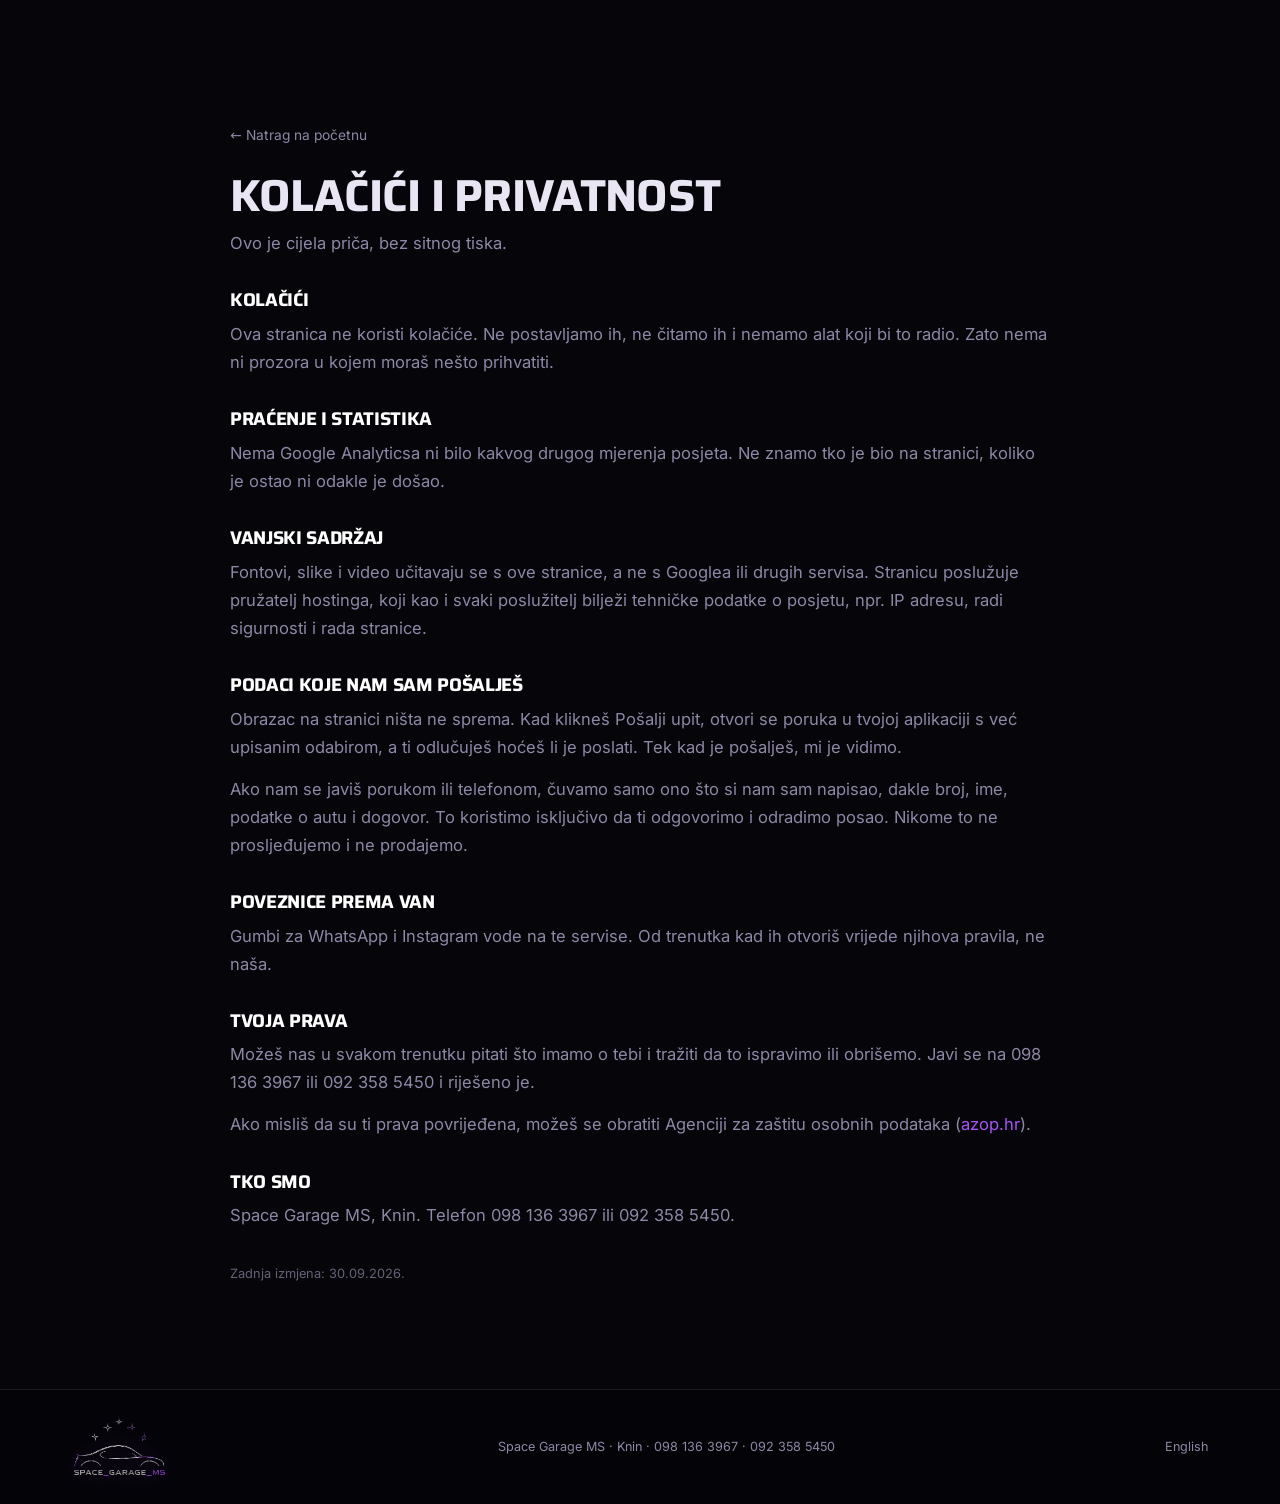
<file: kolacici/index.html>
<!DOCTYPE html>
<html lang="hr">
<head>
<meta charset="UTF-8">
<meta name="viewport" content="width=device-width, initial-scale=1">
<title>Kolačići i privatnost | Space Garage MS</title>
<meta name="description" content="Ova stranica ne koristi kolačiće, ne prati posjetitelje i ne učitava sadržaj s vanjskih servisa.">
<meta name="theme-color" content="#060509">
<meta name="robots" content="index, follow">
<link rel="canonical" href="https://www.spacegarage.net/kolacici/">
<link rel="alternate" hreflang="hr" href="https://www.spacegarage.net/kolacici/">
<link rel="alternate" hreflang="en" href="https://www.spacegarage.net/en/privacy/">
<link rel="alternate" hreflang="x-default" href="https://www.spacegarage.net/kolacici/">
<link rel="icon" href="../favicon.ico?v=2" sizes="any">
<link rel="icon" type="image/png" sizes="32x32" href="../favicon-32.png?v=2">
<link rel="apple-touch-icon" href="../apple-touch-icon.png?v=2">
<link rel="stylesheet" href="../fonts.css">
<link rel="stylesheet" href="../styles.css">
</head>
<body>
<main class="wrap page">
  <a class="back" href="../">← Natrag na početnu</a>
  <h1>Kolačići i privatnost</h1>
  <p>Ovo je cijela priča, bez sitnog tiska.</p>

  <h2>Kolačići</h2>
  <p>Ova stranica ne koristi kolačiće. Ne postavljamo ih, ne čitamo ih i nemamo alat koji bi to radio. Zato nema ni prozora u kojem moraš nešto prihvatiti.</p>

  <h2>Praćenje i statistika</h2>
  <p>Nema Google Analyticsa ni bilo kakvog drugog mjerenja posjeta. Ne znamo tko je bio na stranici, koliko je ostao ni odakle je došao.</p>

  <h2>Vanjski sadržaj</h2>
  <p>Fontovi, slike i video učitavaju se s ove stranice, a ne s Googlea ili drugih servisa. Stranicu poslužuje pružatelj hostinga, koji kao i svaki poslužitelj bilježi tehničke podatke o posjetu, npr. IP adresu, radi sigurnosti i rada stranice.</p>

  <h2>Podaci koje nam sam pošalješ</h2>
  <p>Obrazac na stranici ništa ne sprema. Kad klikneš Pošalji upit, otvori se poruka u tvojoj aplikaciji s već upisanim odabirom, a ti odlučuješ hoćeš li je poslati. Tek kad je pošalješ, mi je vidimo.</p>
  <p>Ako nam se javiš porukom ili telefonom, čuvamo samo ono što si nam sam napisao, dakle broj, ime, podatke o autu i dogovor. To koristimo isključivo da ti odgovorimo i odradimo posao. Nikome to ne prosljeđujemo i ne prodajemo.</p>

  <h2>Poveznice prema van</h2>
  <p>Gumbi za WhatsApp i Instagram vode na te servise. Od trenutka kad ih otvoriš vrijede njihova pravila, ne naša.</p>

  <h2>Tvoja prava</h2>
  <p>Možeš nas u svakom trenutku pitati što imamo o tebi i tražiti da to ispravimo ili obrišemo. Javi se na 098 136 3967 ili 092 358 5450 i riješeno je.</p>
  <p>Ako misliš da su ti prava povrijeđena, možeš se obratiti Agenciji za zaštitu osobnih podataka (<a href="https://azop.hr" target="_blank" rel="noopener">azop.hr</a>).</p>

  <h2>Tko smo</h2>
  <p>Space Garage MS, Knin. Telefon 098 136 3967 ili 092 358 5450.</p>
  <p class="upd">Zadnja izmjena: 30.09.2026.</p>
</main>
<footer><div class="foot">
  <img class="foot-logo" src="../logo.png" alt="Space Garage MS" width="346" height="225">
  <span>Space Garage MS &middot; Knin &middot; <a href="tel:+385981363967">098 136 3967</a> &middot; <a href="tel:+385923585450">092 358 5450</a></span>
  <span><a href="../en/privacy/" hreflang="en" lang="en">English</a></span>
</div></footer>
</body>
</html>
</file>
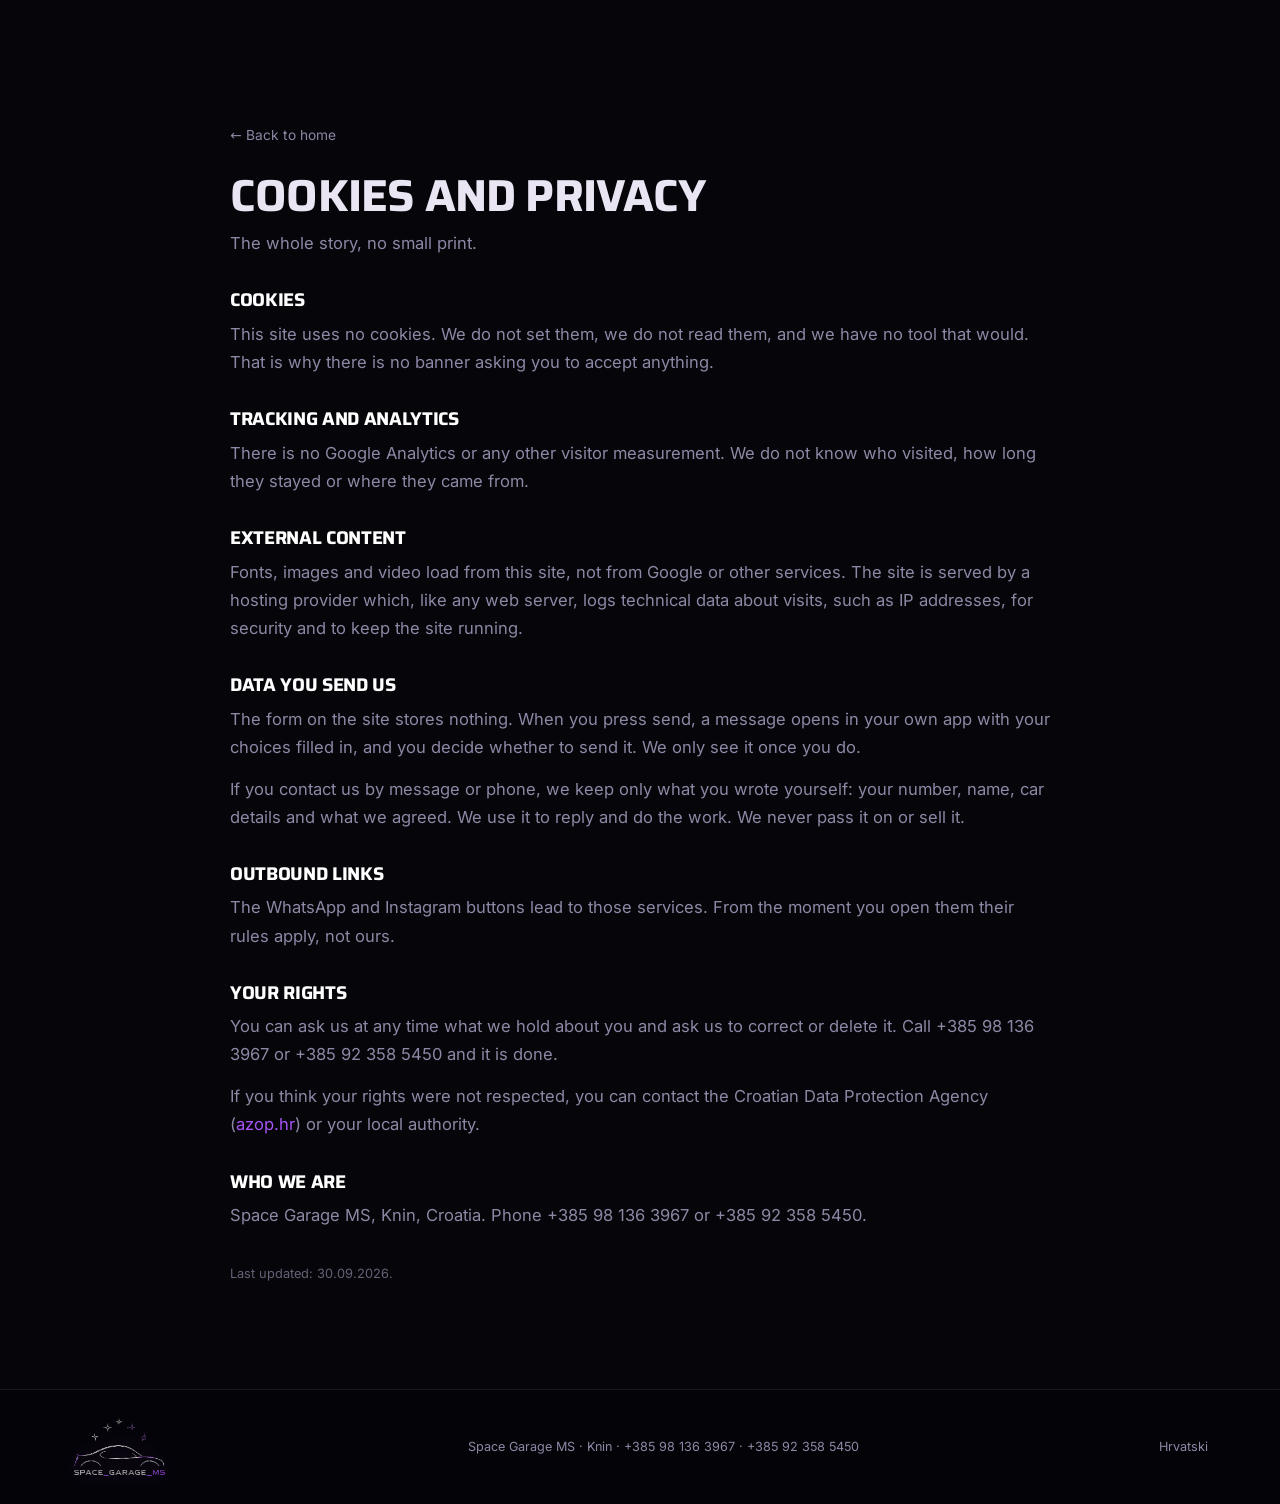
<file: en/privacy/index.html>
<!DOCTYPE html>
<html lang="en">
<head>
<meta charset="UTF-8">
<meta name="viewport" content="width=device-width, initial-scale=1">
<title>Cookies and privacy | Space Garage MS</title>
<meta name="description" content="This site uses no cookies, does not track visitors and loads nothing from outside services.">
<meta name="theme-color" content="#060509">
<meta name="robots" content="index, follow">
<link rel="canonical" href="https://www.spacegarage.net/en/privacy/">
<link rel="alternate" hreflang="hr" href="https://www.spacegarage.net/kolacici/">
<link rel="alternate" hreflang="en" href="https://www.spacegarage.net/en/privacy/">
<link rel="alternate" hreflang="x-default" href="https://www.spacegarage.net/kolacici/">
<link rel="icon" href="../../favicon.ico?v=2" sizes="any">
<link rel="icon" type="image/png" sizes="32x32" href="../../favicon-32.png?v=2">
<link rel="apple-touch-icon" href="../../apple-touch-icon.png?v=2">
<link rel="stylesheet" href="../../fonts.css">
<link rel="stylesheet" href="../../styles.css">
</head>
<body>
<main class="wrap page">
  <a class="back" href="../">← Back to home</a>
  <h1>Cookies and privacy</h1>
  <p>The whole story, no small print.</p>

  <h2>Cookies</h2>
  <p>This site uses no cookies. We do not set them, we do not read them, and we have no tool that would. That is why there is no banner asking you to accept anything.</p>

  <h2>Tracking and analytics</h2>
  <p>There is no Google Analytics or any other visitor measurement. We do not know who visited, how long they stayed or where they came from.</p>

  <h2>External content</h2>
  <p>Fonts, images and video load from this site, not from Google or other services. The site is served by a hosting provider which, like any web server, logs technical data about visits, such as IP addresses, for security and to keep the site running.</p>

  <h2>Data you send us</h2>
  <p>The form on the site stores nothing. When you press send, a message opens in your own app with your choices filled in, and you decide whether to send it. We only see it once you do.</p>
  <p>If you contact us by message or phone, we keep only what you wrote yourself: your number, name, car details and what we agreed. We use it to reply and do the work. We never pass it on or sell it.</p>

  <h2>Outbound links</h2>
  <p>The WhatsApp and Instagram buttons lead to those services. From the moment you open them their rules apply, not ours.</p>

  <h2>Your rights</h2>
  <p>You can ask us at any time what we hold about you and ask us to correct or delete it. Call +385 98 136 3967 or +385 92 358 5450 and it is done.</p>
  <p>If you think your rights were not respected, you can contact the Croatian Data Protection Agency (<a href="https://azop.hr" target="_blank" rel="noopener">azop.hr</a>) or your local authority.</p>

  <h2>Who we are</h2>
  <p>Space Garage MS, Knin, Croatia. Phone +385 98 136 3967 or +385 92 358 5450.</p>
  <p class="upd">Last updated: 30.09.2026.</p>
</main>
<footer><div class="foot">
  <img class="foot-logo" src="../../logo.png" alt="Space Garage MS" width="346" height="225">
  <span>Space Garage MS &middot; Knin &middot; <a href="tel:+385981363967">+385 98 136 3967</a> &middot; <a href="tel:+385923585450">+385 92 358 5450</a></span>
  <span><a href="../../kolacici/" hreflang="hr" lang="hr">Hrvatski</a></span>
</div></footer>
</body>
</html>
</file>
<file: fonts.css>
/* Fontovi su na našem serveru. Stranica ne šalje nijedan zahtjev prema van. */
@font-face{font-family:'Inter';font-style:normal;font-weight:400;font-display:swap;
  src:url('fonts/inter-latin-400-normal.woff2') format('woff2');
  unicode-range:U+0000-00FF,U+0131,U+0152-0153,U+02BB-02BC,U+02C6,U+02DA,U+02DC,U+0304,U+0308,U+0329,U+2000-206F,U+2074,U+20AC,U+2122,U+2191,U+2193,U+2212,U+2215,U+FEFF,U+FFFD}
@font-face{font-family:'Inter';font-style:normal;font-weight:400;font-display:swap;
  src:url('fonts/inter-latin-ext-400-normal.woff2') format('woff2');
  unicode-range:U+0100-02BA,U+02BD-02C5,U+02C7-02CC,U+02CE-02D7,U+02DD-02FF,U+0304,U+0308,U+0329,U+1D00-1DBF,U+1E00-1E9F,U+1EF2-1EFF,U+2020,U+20A0-20AB,U+20AD-20C0,U+2113,U+2C60-2C7F,U+A720-A7FF}
@font-face{font-family:'Inter';font-style:normal;font-weight:500;font-display:swap;
  src:url('fonts/inter-latin-500-normal.woff2') format('woff2');
  unicode-range:U+0000-00FF,U+0131,U+0152-0153,U+02BB-02BC,U+02C6,U+02DA,U+02DC,U+0304,U+0308,U+0329,U+2000-206F,U+2074,U+20AC,U+2122,U+2191,U+2193,U+2212,U+2215,U+FEFF,U+FFFD}
@font-face{font-family:'Inter';font-style:normal;font-weight:500;font-display:swap;
  src:url('fonts/inter-latin-ext-500-normal.woff2') format('woff2');
  unicode-range:U+0100-02BA,U+02BD-02C5,U+02C7-02CC,U+02CE-02D7,U+02DD-02FF,U+0304,U+0308,U+0329,U+1D00-1DBF,U+1E00-1E9F,U+1EF2-1EFF,U+2020,U+20A0-20AB,U+20AD-20C0,U+2113,U+2C60-2C7F,U+A720-A7FF}
@font-face{font-family:'Inter';font-style:normal;font-weight:600;font-display:swap;
  src:url('fonts/inter-latin-600-normal.woff2') format('woff2');
  unicode-range:U+0000-00FF,U+0131,U+0152-0153,U+02BB-02BC,U+02C6,U+02DA,U+02DC,U+0304,U+0308,U+0329,U+2000-206F,U+2074,U+20AC,U+2122,U+2191,U+2193,U+2212,U+2215,U+FEFF,U+FFFD}
@font-face{font-family:'Inter';font-style:normal;font-weight:600;font-display:swap;
  src:url('fonts/inter-latin-ext-600-normal.woff2') format('woff2');
  unicode-range:U+0100-02BA,U+02BD-02C5,U+02C7-02CC,U+02CE-02D7,U+02DD-02FF,U+0304,U+0308,U+0329,U+1D00-1DBF,U+1E00-1E9F,U+1EF2-1EFF,U+2020,U+20A0-20AB,U+20AD-20C0,U+2113,U+2C60-2C7F,U+A720-A7FF}
@font-face{font-family:'Saira';font-style:normal;font-weight:700;font-display:swap;
  src:url('fonts/saira-latin-700-normal.woff2') format('woff2');
  unicode-range:U+0000-00FF,U+0131,U+0152-0153,U+02BB-02BC,U+02C6,U+02DA,U+02DC,U+0304,U+0308,U+0329,U+2000-206F,U+2074,U+20AC,U+2122,U+2191,U+2193,U+2212,U+2215,U+FEFF,U+FFFD}
@font-face{font-family:'Saira';font-style:normal;font-weight:700;font-display:swap;
  src:url('fonts/saira-latin-ext-700-normal.woff2') format('woff2');
  unicode-range:U+0100-02BA,U+02BD-02C5,U+02C7-02CC,U+02CE-02D7,U+02DD-02FF,U+0304,U+0308,U+0329,U+1D00-1DBF,U+1E00-1E9F,U+1EF2-1EFF,U+2020,U+20A0-20AB,U+20AD-20C0,U+2113,U+2C60-2C7F,U+A720-A7FF}
</file>
<file: styles.css>
@property --ang{syntax:"<angle>";inherits:false;initial-value:0deg}
:root{
  --void:#060509; --carbon:#0D0A14; --carbon-2:#141020;
  --line:rgba(255,255,255,.09);
  --text:#E9E5F3; --muted:#8E87A5;
  --glow:#A855F7; --glow-rgb:168,85,247;
  --wrap:1180px; --gut:22px;
  --cut:20px 4px 20px 4px;      /* potpisni asimetrični kut */
  --cut-r:4px 20px 4px 20px;
}
*{box-sizing:border-box}
a,button,select,input,[role="button"]{-webkit-tap-highlight-color:transparent}
:focus:not(:focus-visible){outline:none}
html{scroll-behavior:smooth}
body{margin:0;background:var(--void);color:var(--text);
  font-family:Inter,system-ui,-apple-system,"Segoe UI",Roboto,sans-serif;
  font-size:16.5px;line-height:1.7;-webkit-font-smoothing:antialiased;overflow-x:hidden}
img{max-width:100%;display:block}
h1,h2,h3,.tagline{font-family:Saira,Impact,sans-serif;font-weight:700;line-height:1.02;
  letter-spacing:-.018em;margin:0;text-transform:uppercase}
.tagline{font-size:clamp(2.4rem,6.6vw,4.8rem);margin:0}
.lede h1{display:inline;font:inherit;color:inherit;text-transform:none;letter-spacing:normal;margin:0}
h2{font-size:clamp(1.8rem,4.1vw,2.9rem)}
h3{font-size:1.02rem;letter-spacing:.01em}
p{margin:0 0 1em} p:last-child{margin-bottom:0}
.wrap{max-width:var(--wrap);margin:0 auto;padding:0 var(--gut)}
.sec{position:relative;padding:96px 0}
.muted{color:var(--muted)}
.head{max-width:60ch}
.head p{color:var(--muted);margin-top:15px}

/* LED traka za scroll */
.strip{position:fixed;left:0;top:0;bottom:0;width:2px;z-index:90;
  background:rgba(255,255,255,.05);pointer-events:none}
.strip i{position:absolute;left:0;top:0;width:100%;height:0;display:block;
  background:linear-gradient(180deg,rgba(var(--glow-rgb),.2),var(--glow));
  box-shadow:0 0 12px rgba(var(--glow-rgb),.85),0 0 34px rgba(var(--glow-rgb),.4);
  transition:background .5s,box-shadow .5s}

/* HEADER */
header{position:sticky;top:0;z-index:80;background:rgba(6,5,9,.84);
  backdrop-filter:blur(14px) saturate(1.4);border-bottom:1px solid var(--line)}
.bar{max-width:var(--wrap);margin:0 auto;padding:12px var(--gut);
  display:flex;align-items:center;justify-content:space-between;gap:18px}
.brand{display:flex;align-items:center;gap:12px;text-decoration:none;color:#fff}
.brand img{height:40px;width:auto;
  filter:drop-shadow(0 0 9px rgba(var(--glow-rgb),.55));transition:filter .5s,transform .3s}
.brand:hover img{transform:translateY(-2px)}
.foot-logo{height:62px;width:auto;opacity:.9;
  filter:drop-shadow(0 0 12px rgba(var(--glow-rgb),.35));transition:filter .5s}
.brand b{font-family:Saira,sans-serif;font-weight:700;font-size:.95rem;
  letter-spacing:.19em;display:block;line-height:1.1}
.brand small{display:block;font-size:.55rem;letter-spacing:.32em;color:var(--muted);margin-top:3px}
nav{display:none;gap:26px}
nav a{color:var(--text);text-decoration:none;font-size:.77rem;font-weight:500;
  letter-spacing:.13em;text-transform:uppercase;opacity:.65;position:relative;padding:5px 0}
nav a::after{content:"";position:absolute;left:0;right:0;bottom:0;height:1px;background:var(--glow);
  box-shadow:0 0 8px var(--glow);transform:scaleX(0);transform-origin:left;transition:transform .28s}
nav a:hover{opacity:1} nav a:hover::after{transform:scaleX(1)}
@media(min-width:1060px){nav{display:flex}}

/* radno vrijeme uživo */
.live{display:none;align-items:center;gap:9px;font-size:.68rem;letter-spacing:.15em;
  text-transform:uppercase;color:var(--muted);white-space:nowrap;text-decoration:none;
  border:1px solid transparent;border-radius:999px;padding:7px 4px;transition:all .3s}
.live .led{width:7px;height:7px;border-radius:50%;background:#4ADE80;flex:none;
  box-shadow:0 0 9px #4ADE80;animation:beat 3.4s ease-in-out infinite}
.live .mini{display:none;align-items:center;gap:6px;color:#fff;font-weight:600}
.live .mini svg{width:13px;height:13px}
/* zatvoreno: crveno i postaje gumb za poziv */
.live.shut{color:#FCA5A5;border-color:rgba(248,113,113,.42);
  background:rgba(248,113,113,.08);padding:7px 14px 7px 12px}
.live.shut .led{background:#F87171;box-shadow:0 0 9px #F87171;animation:none}
.live.shut .mini{display:inline-flex}
.live.shut:hover{border-color:#F87171;background:rgba(248,113,113,.16)}
.live.shut .sep{opacity:.5}
@keyframes beat{0%,100%{opacity:1}50%{opacity:.6}}
@media(min-width:600px){.live{display:flex}}
@media(max-width:900px){.live .txt{display:none}}

.btn{position:relative;display:inline-flex;align-items:center;justify-content:center;gap:10px;
  font-family:Inter,sans-serif;font-weight:600;font-size:.93rem;text-decoration:none;
  padding:14px 26px;border-radius:10px;border:1px solid transparent;cursor:pointer;
  transition:transform .22s,box-shadow .3s,background .3s,border-color .3s,color .3s}
.btn svg{width:17px;height:17px;flex:none;transition:transform .25s}
.btn:hover{transform:translateY(-2px)}
.btn--glow{background:rgba(var(--glow-rgb),.15);color:#fff;border-color:rgba(var(--glow-rgb),.55);
  box-shadow:inset 0 0 22px rgba(var(--glow-rgb),.14)}
.btn--glow:hover{background:rgba(var(--glow-rgb),.25);border-color:var(--glow);
  box-shadow:0 0 26px rgba(var(--glow-rgb),.5),inset 0 0 28px rgba(var(--glow-rgb),.22)}
.btn--glow:hover svg{transform:rotate(-12deg) scale(1.1)}
.btn--line{background:transparent;color:var(--text);border-color:var(--line)}
.btn--line:hover{border-color:rgba(255,255,255,.34);color:#fff}
.btn--line:hover svg{transform:translateX(3px)}
.btn[disabled]{opacity:.4;pointer-events:none}
.bar .btn{display:none;padding:11px 19px;font-size:.85rem}
@media(min-width:720px){.bar .btn{display:inline-flex}}

/* HERO */
.hero{position:relative;overflow:hidden;border-bottom:1px solid var(--line);padding:64px 0 76px}
/* SIGNATURA: pravo zvjezdano nebo iz auta kao pozadina heroja.
   Vidi se prigušeno svugdje, a jako tamo gdje je kursor.
   Kao da svjetlom prelaziš po krovu. */
.film{position:absolute;inset:0;z-index:0;overflow:hidden;
  --mx:50%; --my:34%; --rad:520px;
  -webkit-mask-image:radial-gradient(circle var(--rad) at var(--mx) var(--my),
    #000 0%, rgba(0,0,0,.78) 36%, rgba(0,0,0,.52) 72%, rgba(0,0,0,.4) 100%);
  mask-image:radial-gradient(circle var(--rad) at var(--mx) var(--my),
    #000 0%, rgba(0,0,0,.78) 36%, rgba(0,0,0,.52) 72%, rgba(0,0,0,.4) 100%)}
.film video{width:100%;height:100%;object-fit:cover;
  filter:blur(9px) saturate(1.7) brightness(1.55);transform:scale(1.08)}
.film::after{content:"";position:absolute;inset:0;
  background:linear-gradient(180deg,rgba(6,5,9,.05) 0%,rgba(6,5,9,.42) 58%,rgba(6,5,9,.9) 100%)}
@media(hover:none){.film{--rad:560px}}
.hero .veil{position:absolute;inset:0;z-index:1;pointer-events:none;
  background:radial-gradient(110% 75% at 82% 14%,rgba(var(--glow-rgb),.2) 0%,transparent 58%);
  transition:background .6s}
.hero .wrap{position:relative;z-index:2}
.hgrid{display:grid;gap:44px;align-items:center}
@media(min-width:980px){.hgrid{grid-template-columns:1fr 1.02fr;gap:60px}}
.tagline span{display:block}
.tagline .lit{color:var(--glow);
  text-shadow:0 0 26px rgba(var(--glow-rgb),.6),0 0 70px rgba(var(--glow-rgb),.32);
  transition:color .5s,text-shadow .5s}
.lede{font-size:clamp(1rem,1.85vw,1.16rem);color:var(--muted);max-width:42ch;margin:24px 0 0}
.cta{display:flex;flex-wrap:wrap;gap:12px;margin-top:30px}

/* preview koji mijenja boju */
.prev{position:relative;border-radius:var(--cut);overflow:hidden;border:1px solid var(--line);
  aspect-ratio:3/4;background:#08060d;
  box-shadow:0 0 0 1px rgba(var(--glow-rgb),.12),0 30px 80px -30px rgba(var(--glow-rgb),.5);
  transition:box-shadow .6s}
.prev img{position:absolute;inset:0;width:100%;height:100%;object-fit:cover;
  transition:opacity .45s ease}
.prev img.off{opacity:0}
.amb{transition:opacity .3s}
.prev .bar-b{position:absolute;left:0;right:0;bottom:0;z-index:3;padding:16px 18px;
  background:linear-gradient(180deg,transparent,rgba(6,5,9,.88));
  font-size:.72rem;letter-spacing:.2em;text-transform:uppercase;color:#fff}
.amb{margin-top:22px;display:flex;align-items:center;gap:14px;flex-wrap:wrap}
.amb .lbl{font-size:.64rem;letter-spacing:.26em;text-transform:uppercase;color:var(--muted)}
.dots{display:flex;gap:10px}
.dots{position:relative}
.dot{position:relative;width:30px;height:30px;border-radius:50%;border:0;padding:0;
  cursor:pointer;background:var(--c);
  box-shadow:inset 0 2px 5px rgba(255,255,255,.45),inset 0 -3px 7px rgba(0,0,0,.4),
             0 0 0 1px rgba(255,255,255,.14);
  transition:transform .28s cubic-bezier(.34,1.56,.64,1),box-shadow .3s}
.dot::after{content:"";position:absolute;inset:-5px;border-radius:50%;
  border:1px solid var(--c);opacity:0;transform:scale(.72);pointer-events:none;
  transition:opacity .35s,transform .45s cubic-bezier(.22,.61,.36,1)}
.dot:hover{transform:scale(1.18) translateY(-2px)}
.dot[aria-pressed="true"]{transform:scale(1.14);
  box-shadow:inset 0 2px 5px rgba(255,255,255,.5),inset 0 -3px 7px rgba(0,0,0,.35),
             0 0 0 2px rgba(255,255,255,.85),0 0 22px var(--c)}
.dot[aria-pressed="true"]::after{opacity:.85;transform:scale(1);
  animation:dotRing 3.2s ease-out infinite}
@keyframes dotRing{
  0%{opacity:0;transform:scale(1)}
  18%{opacity:.7;transform:scale(1.08)}
  80%{opacity:0;transform:scale(1.7)}
  100%{opacity:0;transform:scale(1.7)}}

/* USLUGE */
.svcs{margin-top:40px;display:grid;grid-template-columns:1fr;gap:14px;
  --cyc:9s;--step:1.125s}
@media(min-width:700px){.svcs{grid-template-columns:repeat(2,1fr)}}
@media(min-width:1060px){.svcs{grid-template-columns:repeat(4,1fr)}}

.card{position:relative;overflow:hidden;background:var(--carbon);
  border:1px solid var(--line);border-radius:var(--cut);padding:30px 24px 26px;
  display:flex;flex-direction:column;min-height:238px;
  opacity:0;transform:translateY(22px);
  transition:border-color .4s,transform .5s cubic-bezier(.22,.61,.36,1),
             box-shadow .4s,background .4s}
.card:nth-child(even){border-radius:var(--cut-r)}
@keyframes cardIn{to{opacity:1;transform:none}}

/* Rub je sam gradijent (padding-box / border-box), pa prati zaobljene
   kutove točno. Rotira se kut gradijenta, ne element. */
.card{border:1.5px solid transparent;
  background:
    linear-gradient(150deg,var(--carbon-2),var(--carbon)) padding-box,
    conic-gradient(from var(--ang),
      rgba(var(--glow-rgb),.17) 0deg,
      rgba(var(--glow-rgb),.17) 190deg,
      rgba(var(--glow-rgb),.55) 250deg,
      rgba(var(--glow-rgb),1) 292deg,
      rgba(255,255,255,.75) 300deg,
      rgba(var(--glow-rgb),.35) 322deg,
      rgba(var(--glow-rgb),.17) 360deg) border-box;
  animation:cardIn .6s cubic-bezier(.22,.61,.36,1) forwards paused,
            rim 9s linear infinite}
.svcs.in .card{animation-play-state:running,running;
  animation-delay:calc(var(--i) * 85ms),calc(var(--i) * -1.1s)}
@keyframes rim{to{--ang:360deg}}

.card .no{position:absolute;top:20px;right:22px;font-family:Saira,sans-serif;font-weight:700;
  font-size:2.6rem;line-height:1;color:rgba(255,255,255,.045);letter-spacing:-.04em;
  transition:color .45s}
.card:hover .no{color:rgba(var(--glow-rgb),.26)}

.card .ring{position:relative;z-index:2;width:54px;height:54px;border-radius:50%;
  display:flex;align-items:center;justify-content:center;margin-bottom:20px;
  border:1px solid rgba(var(--glow-rgb),.32);background:rgba(var(--glow-rgb),.07);
  transition:border-color .45s,background .45s,box-shadow .45s,transform .45s}
.card .wash{position:absolute;inset:0;pointer-events:none;opacity:0;
  background:radial-gradient(120% 80% at 16% -8%,rgba(var(--glow-rgb),.32),transparent 64%);
  transition:opacity .5s ease}
.card:hover .wash{opacity:1}
.card .ring svg{width:25px;height:25px;color:var(--glow);transition:color .45s,filter .45s}

.card h3{position:relative;z-index:2;color:#fff;font-size:1.02rem;letter-spacing:.01em}
.card p{position:relative;z-index:2;margin-top:9px;font-size:.87rem;color:var(--muted);
  line-height:1.6}
.card .tag{position:absolute;left:24px;bottom:22px;z-index:2}

.card:hover{transform:translateY(-6px);box-shadow:0 22px 46px -24px rgba(var(--glow-rgb),.95)}
.card:hover .ring{transform:scale(1.08);border-color:var(--glow);
  background:rgba(var(--glow-rgb),.16);
  box-shadow:0 0 26px -4px rgba(var(--glow-rgb),.95),inset 0 0 18px rgba(var(--glow-rgb),.3)}
.card:hover .ring svg{filter:drop-shadow(0 0 10px rgba(var(--glow-rgb),.95))}

.card .tag{font-size:.55rem;letter-spacing:.2em;white-space:nowrap;text-transform:uppercase;
  color:var(--glow);border:1px solid rgba(var(--glow-rgb),.45);border-radius:20px;
  padding:4px 10px;transition:color .5s,border-color .5s}

/* MOBILNI — istaknuto */
.mob{background:radial-gradient(85% 130% at 6% 0%,rgba(var(--glow-rgb),.15) 0%,transparent 62%),var(--carbon);
  border-top:1px solid var(--line);border-bottom:1px solid var(--line);transition:background .6s}
.hl{position:relative;border:1px solid rgba(var(--glow-rgb),.55);border-radius:var(--cut);
  background:rgba(var(--glow-rgb),.06);padding:38px 32px;margin-top:36px;overflow:hidden;
  box-shadow:0 0 40px -12px rgba(var(--glow-rgb),.45),inset 0 0 60px -30px rgba(var(--glow-rgb),.7);
  transition:border-color .5s,box-shadow .5s,background .5s}
.hl::before{content:"";position:absolute;left:-2px;top:0;bottom:0;width:3px;background:var(--glow);
  box-shadow:0 0 16px var(--glow);transition:background .5s,box-shadow .5s}
.hl .pill{display:inline-block;font-size:.58rem;letter-spacing:.24em;text-transform:uppercase;
  color:var(--glow);border:1px solid rgba(var(--glow-rgb),.5);border-radius:20px;
  padding:5px 13px;margin-bottom:16px;transition:color .5s,border-color .5s}
.hl h3{font-size:clamp(1.5rem,3vw,2.1rem);color:#fff}
.split{display:grid;gap:34px;margin-top:24px}
@media(min-width:880px){.split{grid-template-columns:1fr 1fr;gap:54px;align-items:start}}
.chk{list-style:none;padding:0;margin:0}
.chk li{position:relative;padding-left:28px;margin-bottom:12px;color:var(--muted)}
.chk li::before{content:"";position:absolute;left:0;top:11px;width:12px;height:1px;background:var(--glow);
  box-shadow:0 0 7px var(--glow);transition:background .5s,box-shadow .5s}
.clock{position:relative;width:176px;aspect-ratio:1;display:grid;place-items:center}
.clock svg{position:absolute;inset:0;width:100%;height:100%;overflow:visible}
.ck-track{fill:none;stroke:rgba(255,255,255,.07);stroke-width:1.6}
.ck-ticks line{stroke:rgba(255,255,255,.22);stroke-width:1.6;stroke-linecap:round}
.ck-arc{fill:none;stroke:var(--glow);stroke-width:2.4;stroke-linecap:round;
  stroke-dasharray:101;stroke-dashoffset:101;
  transform-box:view-box;transform-origin:70px 70px;transform:rotate(-90deg);
  filter:drop-shadow(0 0 5px rgba(var(--glow-rgb),.8));transition:stroke .5s}
.clock.in .ck-arc{animation:drawArc 2.8s cubic-bezier(.45,.05,.25,1) forwards}
@keyframes drawArc{to{stroke-dashoffset:0}}

/* Točka i rep su jedan div koji se samo okreće. Sjaj se nacrta jednom,
   pa se okretanje odvija na grafičkoj i ne zapinje na mobitelu. */
.ck-orbit{position:absolute;inset:0;border-radius:50%;opacity:0;pointer-events:none;
  will-change:transform}
.ck-orbit::before{content:"";position:absolute;inset:0;border-radius:50%;
  background:conic-gradient(from 0deg,transparent 0deg 285deg,
    rgba(var(--glow-rgb),.0) 285deg,rgba(var(--glow-rgb),.75) 356deg,transparent 360deg);
  -webkit-mask:radial-gradient(circle closest-side,transparent 88.6%,#000 89.6%,#000 93.2%,transparent 94.2%);
  mask:radial-gradient(circle closest-side,transparent 88.6%,#000 89.6%,#000 93.2%,transparent 94.2%)}
.ck-orbit i{position:absolute;left:50%;top:4.2857%;width:7px;height:7px;margin:-3.5px 0 0 -3.5px;
  border-radius:50%;background:#fff;
  box-shadow:0 0 6px 1px rgba(var(--glow-rgb),.95),0 0 14px 3px rgba(var(--glow-rgb),.45)}
.clock.in .ck-orbit{animation:orbitIn 1.6s 2.6s ease forwards,orbitSpin 24s 2.6s linear infinite}
@keyframes orbitIn{to{opacity:1}}
@keyframes orbitSpin{to{transform:rotate(360deg)}}
.clock .big{position:relative;margin:0;font-size:2.7rem}
.big{font-family:Saira,sans-serif;font-weight:700;font-size:3.2rem;line-height:1;color:var(--glow);
  text-shadow:0 0 30px rgba(var(--glow-rgb),.5);transition:color .5s,text-shadow .5s}

/* GALERIJA */

.lang{border:1px solid var(--line);border-radius:999px;padding:5px 11px;font-size:.76rem}
.lang:hover{border-color:var(--glow)}

/* ---------- jednostavne podstranice ---------- */
.page{padding:120px 0 90px;max-width:820px}
.page h1{font-size:clamp(1.9rem,4.4vw,2.8rem);margin-bottom:10px}
.page h2{font-size:1.15rem;margin:34px 0 10px;color:#fff}
.page p,.page li{color:var(--muted);line-height:1.7}
.page p{margin:0 0 14px}
.page ul{margin:0 0 14px;padding-left:20px}
.page a{color:var(--glow);text-decoration:none}
.page a:hover{text-decoration:underline}
.page .back{display:inline-block;margin-bottom:26px;color:var(--muted);font-size:.86rem}
.page .upd{font-size:.8rem;margin-top:34px;opacity:.7}

/* ---------- česta pitanja ---------- */
.faq{max-width:780px;margin-top:30px;display:flex;flex-direction:column;gap:10px}
.faq details{background:var(--carbon);border:1px solid var(--line);border-radius:var(--cut);
  padding:0 22px;transition:border-color .3s}
.faq details[open]{border-color:rgba(var(--glow-rgb),.4)}
.faq summary{list-style:none;cursor:pointer;padding:18px 34px 18px 0;position:relative}
.faq summary::-webkit-details-marker{display:none}
.faq summary::after{content:"";position:absolute;right:4px;top:50%;width:8px;height:8px;
  border-right:2px solid var(--glow);border-bottom:2px solid var(--glow);
  transform:translateY(-70%) rotate(45deg);transition:transform .3s,border-color .5s}
.faq details[open] summary::after{transform:translateY(-25%) rotate(225deg)}
.faq h3{display:inline;font-family:Inter,sans-serif;font-size:1rem;font-weight:600;
  text-transform:none;letter-spacing:0;line-height:1.45;color:#fff}
.faq p{color:var(--muted);margin:0 0 18px;line-height:1.65}
.sr{position:absolute;width:1px;height:1px;padding:0;margin:-1px;overflow:hidden;
  clip:rect(0,0,0,0);white-space:nowrap;border:0}
.fnav{display:flex;flex-wrap:wrap;gap:6px 18px}
.fnav a,.foot a{color:var(--muted);text-decoration:none;transition:color .25s}
.fnav a:hover,.foot a:hover{color:#fff}

/* ---------- upit ---------- */
.book{background:var(--carbon);border-top:1px solid var(--line)}
.bform{display:grid;gap:12px;margin-top:28px;max-width:620px}
@media(min-width:620px){.bform{grid-template-columns:1fr 1fr}.bform .full{grid-column:1/-1}}
.bform input,.bform select{width:100%;font-family:Inter,sans-serif;font-size:1rem;color:#fff;
  background-color:rgba(255,255,255,.05);border:1px solid var(--line);border-radius:10px;
  padding:15px 16px;-webkit-appearance:none;appearance:none;
  transition:border-color .2s,background-color .2s,box-shadow .2s}
.bform select{cursor:pointer;padding-right:42px;
  background-image:url("data:image/svg+xml,%3Csvg xmlns='http://www.w3.org/2000/svg' width='12' height='8' viewBox='0 0 12 8'%3E%3Cpath d='M1 1l5 5 5-5' fill='none' stroke='%238E87A5' stroke-width='1.8' stroke-linecap='round'/%3E%3C/svg%3E");
  background-repeat:no-repeat;background-position:right 16px center}
.bform select option{background:#12101C;color:#fff}
.bform input::placeholder{color:#6B6485}
.bform input:hover,.bform select:hover{border-color:rgba(255,255,255,.2)}
.bform input:focus,.bform select:focus{outline:none;border-color:var(--glow);
  background-color:rgba(255,255,255,.07);box-shadow:0 0 0 3px rgba(var(--glow-rgb),.18)}
.bform .btn{padding:16px 22px}
.note{font-size:.84rem;color:var(--muted);margin-top:14px}

/* ---------- galerija ---------- */
.gal{display:flex;flex-wrap:wrap;justify-content:center;gap:14px;margin-top:34px}
.gal .tile{flex:0 0 calc((100% - 14px) / 2)}
@media(min-width:620px){.gal .tile{flex-basis:calc((100% - 14px) / 2)}}
@media(min-width:980px){.gal .tile{flex-basis:calc((100% - 28px) / 3)}}
.tile{position:relative;aspect-ratio:3/4;overflow:hidden;display:block;width:100%;padding:0;
  border:1px solid var(--line);border-radius:var(--cut);background:var(--carbon);
  cursor:zoom-in;opacity:0;transform:translateY(18px);
  transition:border-color .35s,transform .4s cubic-bezier(.22,.61,.36,1)}
.tile:nth-child(3n+2){border-radius:var(--cut-r)}
.gal.in .tile{animation:tileIn .6s cubic-bezier(.22,.61,.36,1) forwards;
  animation-delay:calc(var(--i) * 90ms)}
@keyframes tileIn{to{opacity:1;transform:none}}
.tile img{width:100%;height:100%;object-fit:cover;display:block;
  transition:transform .6s cubic-bezier(.22,.61,.36,1)}
.tile{box-shadow:0 16px 46px -22px var(--tg,rgba(var(--glow-rgb),.8));
  transition:border-color .35s,transform .4s cubic-bezier(.22,.61,.36,1),box-shadow .5s}
.tile:hover{border-color:rgba(255,255,255,.24);
  box-shadow:0 20px 56px -18px var(--tg,rgba(var(--glow-rgb),.9))}
.tile:hover img{transform:scale(1.05)}
.tile:focus-visible{outline:2px solid var(--glow);outline-offset:3px}

.lb{position:fixed;inset:0;z-index:130;background:rgba(3,2,6,.95);display:none;
  align-items:center;justify-content:center;padding:22px;backdrop-filter:blur(6px)}
.lb.on{display:flex}
.lb img{max-width:100%;max-height:88vh;object-fit:contain;border-radius:var(--cut)}
.lb button{position:absolute;top:18px;right:20px;width:44px;height:44px;cursor:pointer;
  background:rgba(255,255,255,.08);color:#fff;border:1px solid var(--line);
  border-radius:50%;font-size:1.4rem;line-height:1}


.cta-big{text-align:center;padding:104px 0}
.socials{display:flex;gap:14px;justify-content:center;margin-top:30px}
.soc{width:52px;height:52px;border-radius:50%;border:1px solid var(--line);display:flex;
  align-items:center;justify-content:center;color:var(--text);text-decoration:none;
  transition:border-color .28s,color .28s,transform .28s,box-shadow .3s}
.soc:hover{border-color:var(--glow);color:var(--glow);transform:translateY(-3px);
  box-shadow:0 0 22px -4px rgba(var(--glow-rgb),.8)}
.soc svg{width:22px;height:22px}

footer{border-top:1px solid var(--line);background:#040308}
.foot{max-width:var(--wrap);margin:0 auto;padding:26px var(--gut);
  display:flex;flex-wrap:wrap;gap:12px;justify-content:space-between;align-items:center;
  font-size:.79rem;color:var(--muted)}

.fab{position:fixed;right:20px;bottom:20px;z-index:95;width:56px;height:56px;border-radius:50%;
  background:rgba(var(--glow-rgb),.18);border:1px solid var(--glow);color:#fff;display:flex;
  align-items:center;justify-content:center;text-decoration:none;backdrop-filter:blur(8px);
  box-shadow:0 0 22px rgba(var(--glow-rgb),.45),inset 0 0 20px rgba(var(--glow-rgb),.2);
  opacity:0;transform:scale(.85) translateY(10px);pointer-events:none;
  transition:opacity .25s,transform .25s cubic-bezier(.22,.61,.36,1),box-shadow .4s,background .4s}
.fab.on{opacity:1;transform:none;pointer-events:auto}
.fab svg{width:23px;height:23px}


a:focus-visible,button:focus-visible,input:focus-visible,select:focus-visible{outline:2px solid var(--glow);outline-offset:3px}
.skip{position:absolute;left:-9999px}
.skip:focus{left:12px;top:12px;z-index:200;background:#fff;color:#000;padding:10px 14px}


/* ===== izmjene 30.09.2026. ===== */
/* poziv u zaglavlju na mobitelu */
.hcall{display:flex;flex:none;width:42px;height:42px;border-radius:50%;align-items:center;justify-content:center;
  color:#fff;text-decoration:none;border:1px solid rgba(var(--glow-rgb),.55);background:rgba(var(--glow-rgb),.15);
  box-shadow:inset 0 0 14px rgba(var(--glow-rgb),.14);transition:background .3s,border-color .3s,box-shadow .3s}
.hcall svg{width:18px;height:18px}
@media(min-width:720px){.hcall{display:none}}
.hcall{transition:opacity .25s,visibility .25s,background .3s,border-color .3s,box-shadow .3s}
.fabon .hcall{opacity:0;visibility:hidden}

/* upit za odabranu boju */
.amb-go{flex-basis:100%;margin:0}
.amb-cta{font-size:.84rem;font-weight:600;color:var(--glow);text-decoration:underline;
  text-decoration-color:rgba(var(--glow-rgb),.45);text-underline-offset:4px;transition:color .4s}
.amb-cta:hover{text-decoration-color:var(--glow)}

/* cijene i klik na karticu */
.card[data-usl]{cursor:pointer}
.card .price{position:relative;z-index:2;margin-top:auto;padding-top:16px;font-family:Saira,sans-serif;font-weight:700;
  font-size:.98rem;letter-spacing:.02em;line-height:1.25;color:#fff}
.card .price small{display:block;font-family:Inter,sans-serif;font-weight:600;font-size:.58rem;letter-spacing:.2em;
  text-transform:uppercase;color:var(--glow);margin-bottom:4px;transition:color .5s}

/* usluge na mobitelu: jedan stupac, ikona lijevo, cijena ispod crte
   (zamijenjeno 30.09.2026., dva stupca su bila pretijesna) */
@media(max-width:699px){
  .svcs{gap:12px}
  .card{display:grid;grid-template-columns:50px 1fr;column-gap:16px;align-items:start;
    padding:20px 18px 18px;min-height:0}
  .card .ring{grid-column:1;grid-row:1 / span 3;width:50px;height:50px;margin:0}
  .card .ring svg{width:23px;height:23px}
  .card h3,.card p,.card .price,.card .tag{grid-column:2}
  .card h3{padding-right:44px;margin-top:3px}
  .card p{margin-top:6px}
  .card .no{font-size:1.9rem;top:16px;right:16px}
  .card .price{display:flex;align-items:baseline;flex-wrap:wrap;gap:4px 10px;margin-top:14px;padding-top:12px;
    border-top:1px solid rgba(var(--glow-rgb),.16)}
  .card .price small{display:inline;margin:0}
  .card .tag{position:static;justify-self:start;margin-top:14px}
}

/* opisi ispod radova */
.tile .cap{position:absolute;left:0;right:0;bottom:0;z-index:2;padding:34px 14px 12px;text-align:left;
  font-family:Inter,sans-serif;font-size:.82rem;font-weight:600;line-height:1.3;color:#fff;
  background:linear-gradient(180deg,transparent,rgba(4,3,8,.9));pointer-events:none}
@media(max-width:619px){.gal{gap:10px}.gal .tile{flex-basis:calc((100% - 10px) / 2)}.tile .cap{font-size:.7rem;padding:26px 10px 9px}}

/* link na Instagram ispod radova */
.more{text-align:center;margin-top:30px}


/* birač broja za poziv (30.09.2026.) */
.cs{border:1px solid rgba(var(--glow-rgb),.4);border-radius:22px;padding:0;background:#0d0b14;color:#fff;
  width:min(360px,calc(100% - 32px));box-shadow:0 30px 80px rgba(0,0,0,.6),0 0 60px rgba(var(--glow-rgb),.15)}
.cs::backdrop{background:rgba(3,2,6,.72);backdrop-filter:blur(4px)}
.cs-in{display:grid;gap:10px;padding:22px 18px 14px}
.cs-t{margin:0 0 4px 4px;font-family:Saira,sans-serif;font-weight:700;font-size:.78rem;letter-spacing:.16em;text-transform:uppercase;color:var(--glow)}
.cs-n{display:flex;align-items:center;gap:12px;padding:15px 16px;border-radius:14px;text-decoration:none;color:#fff;
  font-family:Saira,sans-serif;font-weight:700;font-size:1.15rem;letter-spacing:.03em;
  border:1px solid rgba(var(--glow-rgb),.35);background:rgba(var(--glow-rgb),.1);transition:background .25s,border-color .25s}
.cs-n svg{width:18px;height:18px;flex:none;color:var(--glow)}
.cs-n:hover,.cs-n:focus-visible{background:rgba(var(--glow-rgb),.2);border-color:var(--glow)}
.cs-x{margin-top:2px;padding:10px;border:0;background:none;color:rgba(255,255,255,.6);font:inherit;font-size:.9rem;cursor:pointer}
.cs-x:hover{color:#fff}
@media(max-width:600px){.cs{margin:auto auto max(12px,env(safe-area-inset-bottom))}}
</file>
